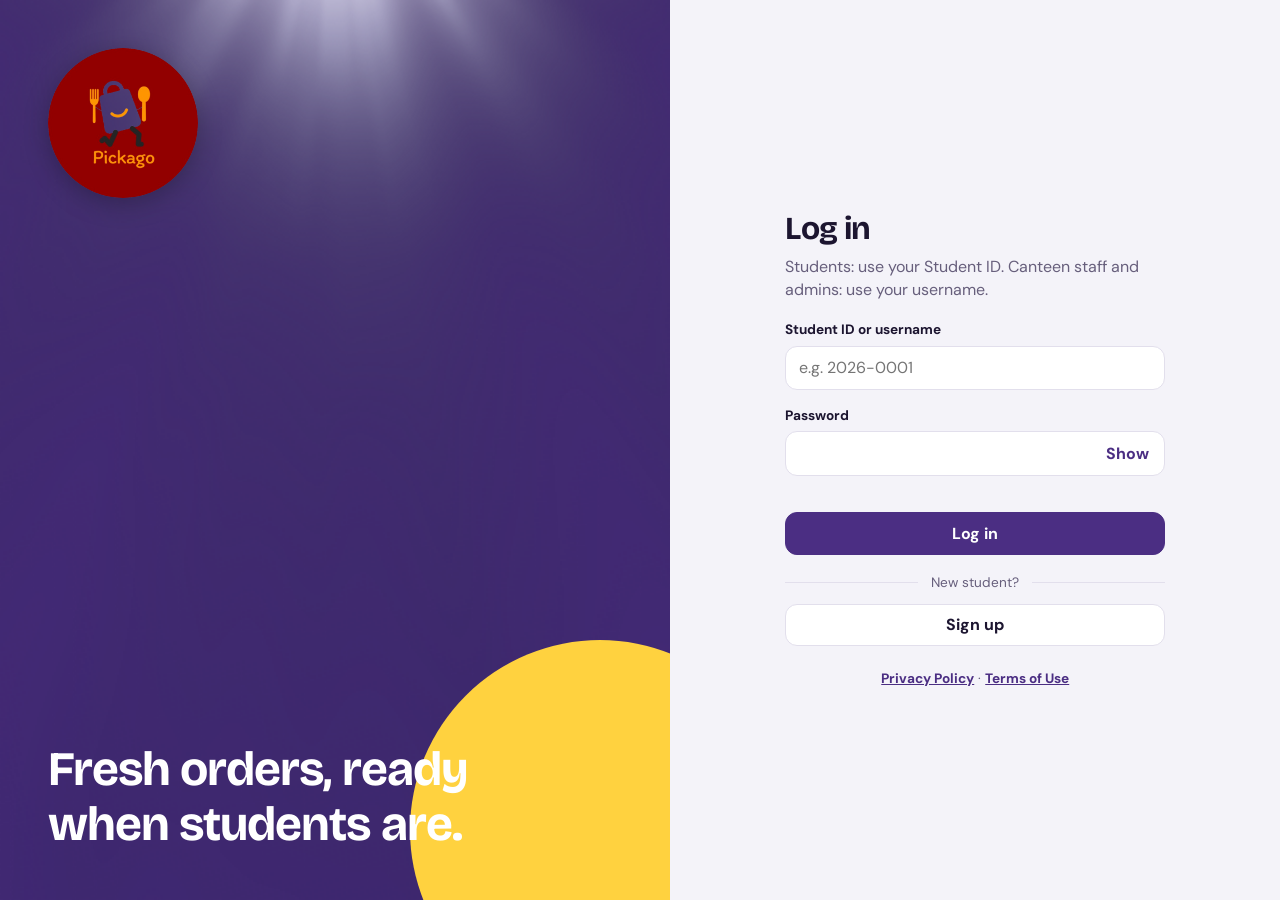
<file: index.html>
<!doctype html>
<html lang="en" data-theme="light" data-accent="ube">
<head>
  <meta charset="UTF-8">
  <meta name="viewport" content="width=device-width, initial-scale=1, viewport-fit=cover">
  <title>Pickago Login</title>
  <link rel="preconnect" href="https://fonts.googleapis.com">
  <link rel="preconnect" href="https://fonts.gstatic.com" crossorigin>
  <link href="https://fonts.googleapis.com/css2?family=Bricolage+Grotesque:wght@600;800&family=DM+Sans:wght@400;500;700&display=swap" rel="stylesheet">
  <link rel="icon" type="image/png" href="pickago_Logo.png">
  <link rel="stylesheet" href="styles.css">
</head>
<body>
  <div id="app"></div>
  <div id="toasts" class="toasts" aria-live="polite"></div>
  <div id="modal-root"></div>
  <script src="lightrays.js"></script>
  <script src="auth.js" data-login="index.html"></script>
  <script src="ui.js"></script>
  <script src="login.js"></script>
</body>
</html>
</file>
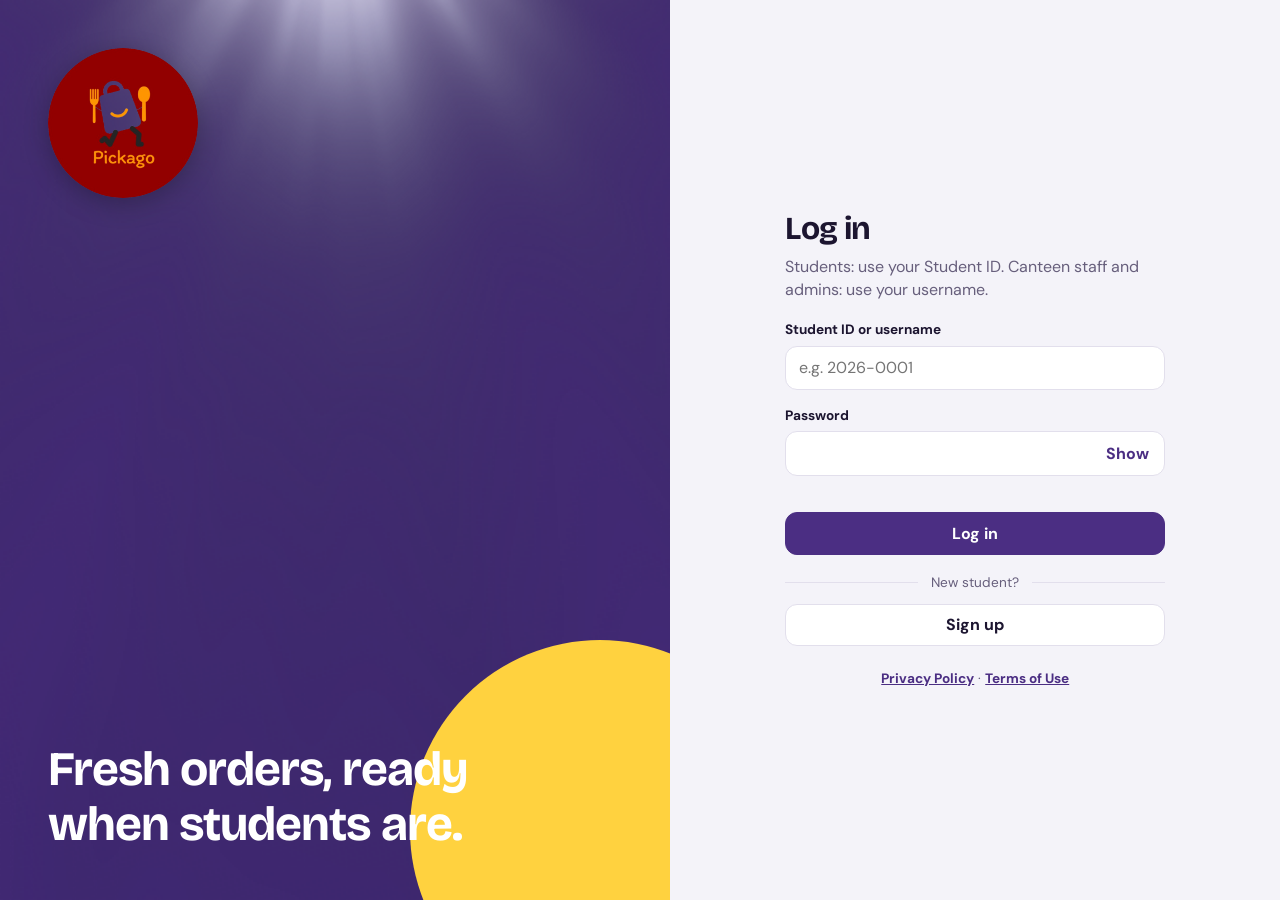
<file: Admin/index.html>
<!doctype html>
<html lang="en" data-theme="light" data-accent="ube">
<head>
  <meta charset="UTF-8">
  <meta name="viewport" content="width=device-width, initial-scale=1, viewport-fit=cover">
  <title>Pickago Admin</title>
  <link rel="preconnect" href="https://fonts.googleapis.com">
  <link rel="preconnect" href="https://fonts.gstatic.com" crossorigin>
  <link href="https://fonts.googleapis.com/css2?family=Bricolage+Grotesque:wght@600;800&family=DM+Sans:wght@400;500;700&display=swap" rel="stylesheet">
  <link rel="icon" type="image/png" href="pickago_Logo.png">
  <link rel="stylesheet" href="styles.css">
</head>
<body>
  <div id="app"></div>
  <div id="toasts" class="toasts" aria-live="polite"></div>
  <div id="modal-root"></div>
  <script src="auth.js" data-login="../index.html"></script>
  <script src="ui.js"></script>
  <script src="admin.js"></script>
</body>
</html>
</file>
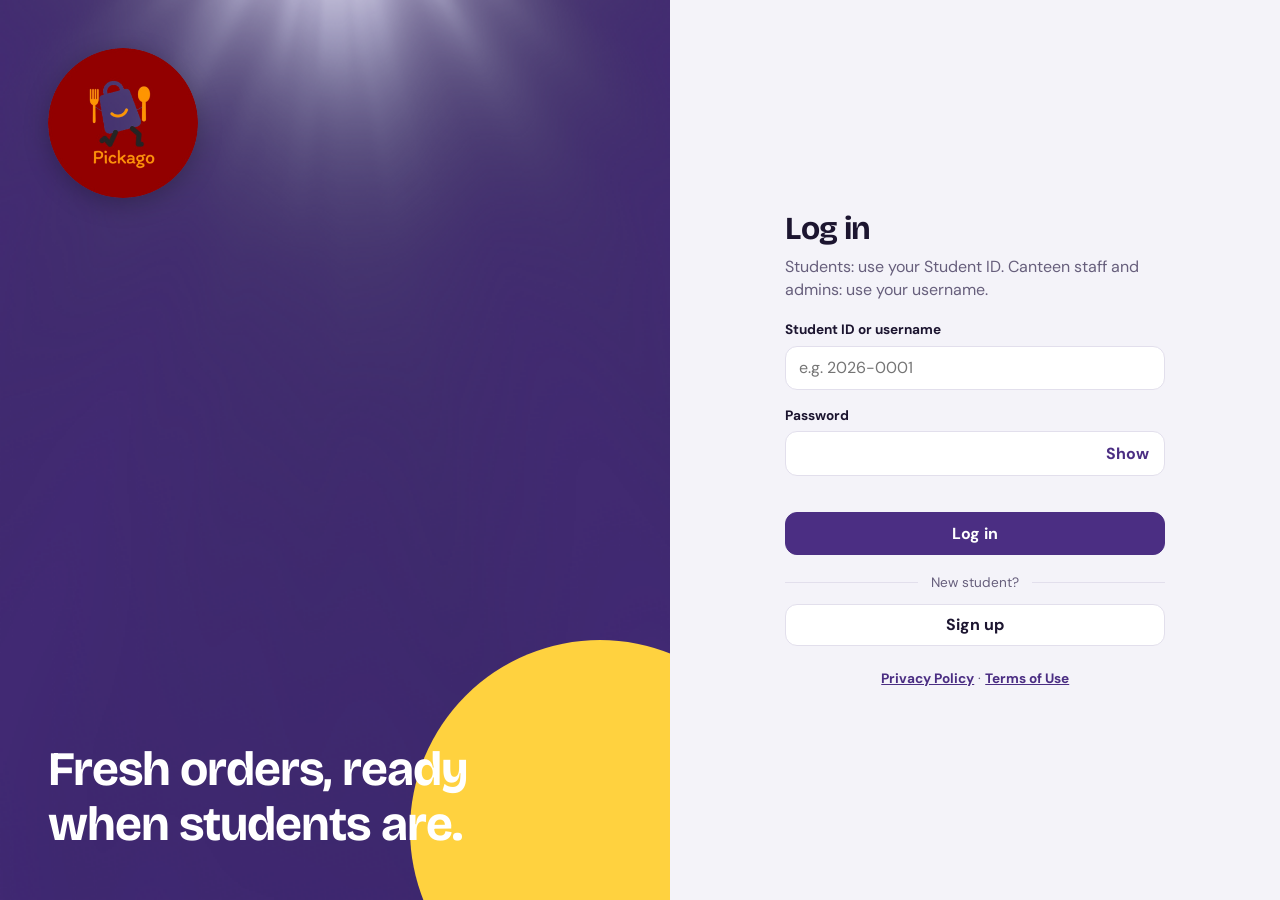
<file: Staff/index.html>
<!doctype html>
<html lang="en" data-theme="light" data-accent="ube">
<head>
  <meta charset="UTF-8">
  <meta name="viewport" content="width=device-width, initial-scale=1, viewport-fit=cover">
  <title>Pickago Canteen Staff</title>
  <link rel="preconnect" href="https://fonts.googleapis.com">
  <link rel="preconnect" href="https://fonts.gstatic.com" crossorigin>
  <link href="https://fonts.googleapis.com/css2?family=Bricolage+Grotesque:wght@600;800&family=DM+Sans:wght@400;500;700&display=swap" rel="stylesheet">
  <link rel="icon" type="image/png" href="pickago_Logo.png">
  <link rel="apple-touch-icon" href="pickago_Logo.png">
  <link rel="stylesheet" href="styles.css">
</head>
<body>
  <div id="app"></div>
  <div id="toasts" class="toasts" aria-live="polite"></div>
  <div id="modal-root"></div>

  <!-- Load order matters: data -> helpers -> pages -> app -->
  <script src="lightrays.js"></script>
    <script src="images.js"></script>
  <script src="auth.js" data-login="../index.html"></script>
  <script src="store.js"></script>
  <script src="ui.js"></script>
  <script src="pages.js"></script>
  <script src="app.js"></script>
</body>
</html>
</file>
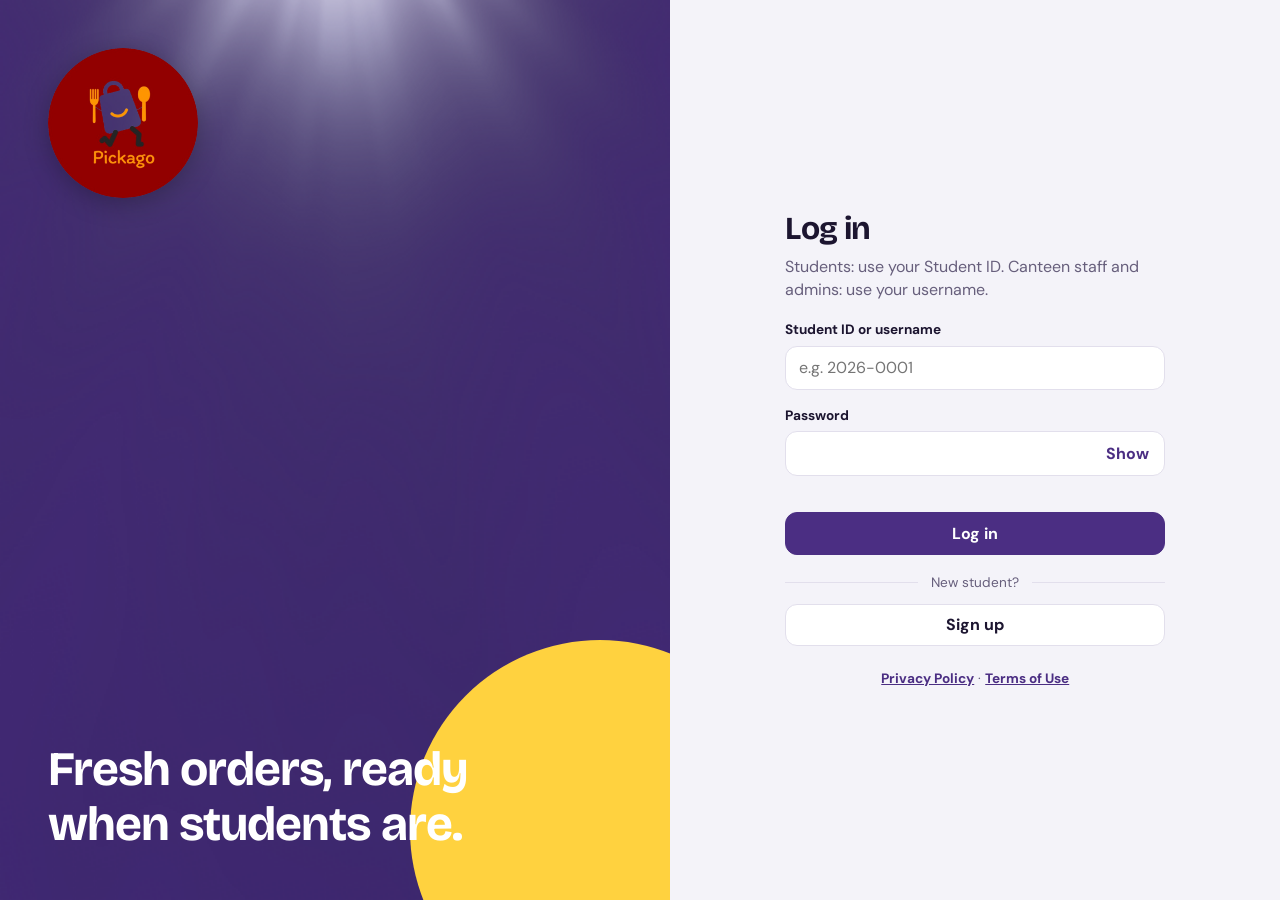
<file: Student/index.html>
<!doctype html>
<html lang="en">
  <head>
    <meta charset="UTF-8" />
    <meta name="viewport" content="width=device-width, initial-scale=1, viewport-fit=cover" />
    <title>Pickago Student</title>
    <link rel="preconnect" href="https://fonts.googleapis.com" />
    <link rel="preconnect" href="https://fonts.gstatic.com" crossorigin />
    <link
      href="https://fonts.googleapis.com/css2?family=Bricolage+Grotesque:wght@600;800&family=DM+Sans:wght@400;500;700&display=swap"
      rel="stylesheet"
    />
    <link rel="icon" type="image/png" href="pickago_Logo.png" />
    <link rel="apple-touch-icon" href="pickago_Logo.png" />
    <link rel="stylesheet" href="styles.css" />
  </head>
  <body>
    <div id="app"></div>
    <div id="toasts" aria-live="polite"></div>
    <div id="modal"></div>
    <script src="lightrays.js"></script>
    <script src="images.js"></script>
    <script src="ui.js"></script>
    <script src="auth.js" data-login="../index.html"></script>
    <script src="store.js"></script>
    <script src="pages.js"></script>
    <script src="app.js"></script>
  </body>
</html>
</file>
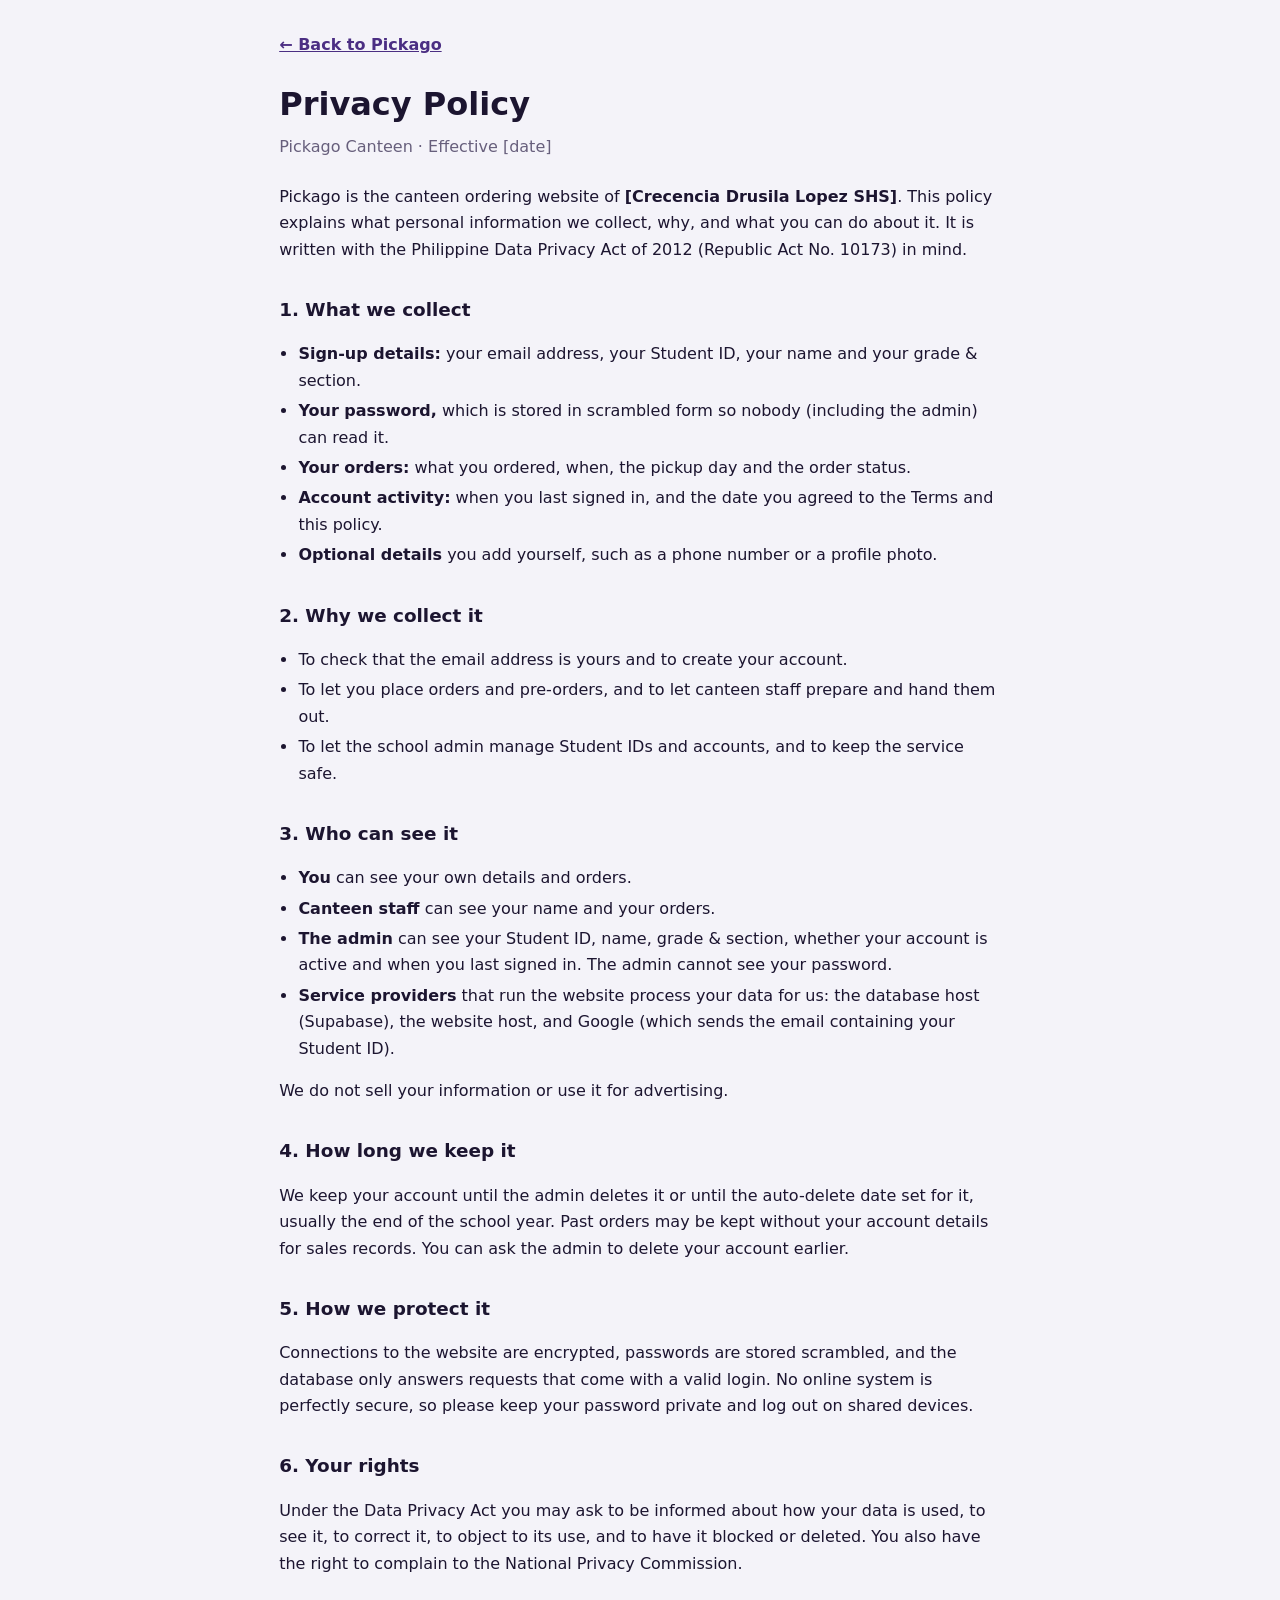
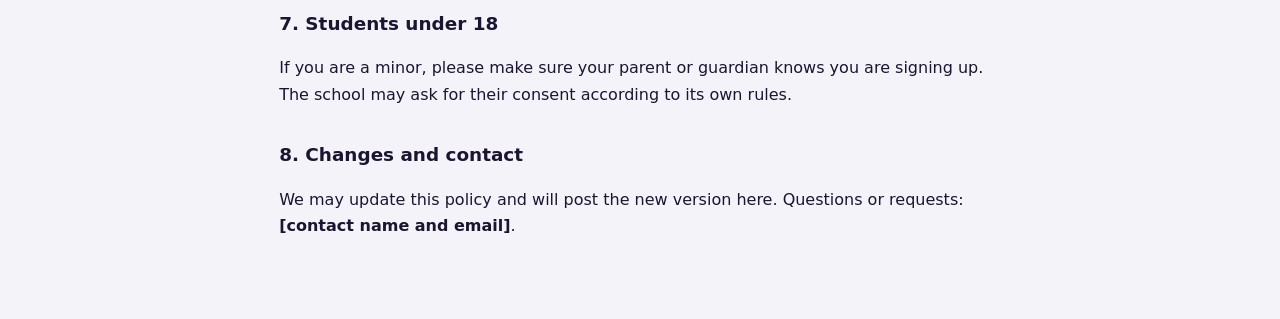
<file: privacy.html>
<!doctype html>
<html lang="en">
<head>
<meta charset="UTF-8">
<meta name="viewport" content="width=device-width, initial-scale=1">
<title>Privacy Policy · Pickago</title>
<link rel="icon" type="image/png" href="pickago_Logo.png">
<style>
:root{--bg:#f4f3f9;--ink:#1c1530;--mute:#675f7c;--line:#e2dfec;--brand:#4b2e83}
@media (prefers-color-scheme: dark){:root{--bg:#15101f;--ink:#f1eefa;--mute:#b4abc9;--line:#322a47;--brand:#b9a2ff}}
*{box-sizing:border-box}body{margin:0;background:var(--bg);color:var(--ink);font:16px/1.65 system-ui,-apple-system,"Segoe UI",Roboto,sans-serif}
main{max-width:760px;margin:0 auto;padding:2rem 1.2rem 4rem}a{color:var(--brand);font-weight:600}
h1{font-size:2rem;margin:.2rem 0}h2{font-size:1.15rem;margin:2rem 0 .4rem}.meta{color:var(--mute);margin:0 0 1.5rem}
ul{padding-left:1.2rem}li{margin:.25rem 0}.back{display:inline-block;margin-bottom:1rem}
</style>
</head>
<body><main>
<a class="back" href="index.html">← Back to Pickago</a>
<!-- Template for a school project. Replace the [brackets] with your details and have your school review this text before real students use the site. -->
<h1>Privacy Policy</h1>
<p class="meta">Pickago Canteen · Effective [date]</p>

<p>Pickago is the canteen ordering website of <b>[Crecencia Drusila Lopez SHS]</b>. This policy explains what personal information we collect, why, and what you can do about it. It is written with the Philippine Data Privacy Act of 2012 (Republic Act No. 10173) in mind.</p>

<h2>1. What we collect</h2>
<ul>
<li><b>Sign-up details:</b> your email address, your Student ID, your name and your grade &amp; section.</li>
<li><b>Your password,</b> which is stored in scrambled form so nobody (including the admin) can read it.</li>
<li><b>Your orders:</b> what you ordered, when, the pickup day and the order status.</li>
<li><b>Account activity:</b> when you last signed in, and the date you agreed to the Terms and this policy.</li>
<li><b>Optional details</b> you add yourself, such as a phone number or a profile photo.</li>
</ul>

<h2>2. Why we collect it</h2>
<ul>
<li>To check that the email address is yours and to create your account.</li>
<li>To let you place orders and pre-orders, and to let canteen staff prepare and hand them out.</li>
<li>To let the school admin manage Student IDs and accounts, and to keep the service safe.</li>
</ul>

<h2>3. Who can see it</h2>
<ul>
<li><b>You</b> can see your own details and orders.</li>
<li><b>Canteen staff</b> can see your name and your orders.</li>
<li><b>The admin</b> can see your Student ID, name, grade &amp; section, whether your account is active and when you last signed in. The admin cannot see your password.</li>
<li><b>Service providers</b> that run the website process your data for us: the database host (Supabase), the website host, and Google (which sends the email containing your Student ID).</li>
</ul>
<p>We do not sell your information or use it for advertising.</p>

<h2>4. How long we keep it</h2>
<p>We keep your account until the admin deletes it or until the auto-delete date set for it, usually the end of the school year. Past orders may be kept without your account details for sales records. You can ask the admin to delete your account earlier.</p>

<h2>5. How we protect it</h2>
<p>Connections to the website are encrypted, passwords are stored scrambled, and the database only answers requests that come with a valid login. No online system is perfectly secure, so please keep your password private and log out on shared devices.</p>

<h2>6. Your rights</h2>
<p>Under the Data Privacy Act you may ask to be informed about how your data is used, to see it, to correct it, to object to its use, and to have it blocked or deleted. You also have the right to complain to the National Privacy Commission.</p>

<h2>7. Students under 18</h2>
<p>If you are a minor, please make sure your parent or guardian knows you are signing up. The school may ask for their consent according to its own rules.</p>

<h2>8. Changes and contact</h2>
<p>We may update this policy and will post the new version here. Questions or requests: <b>[contact name and email]</b>.</p>
</main></body></html>
</file>
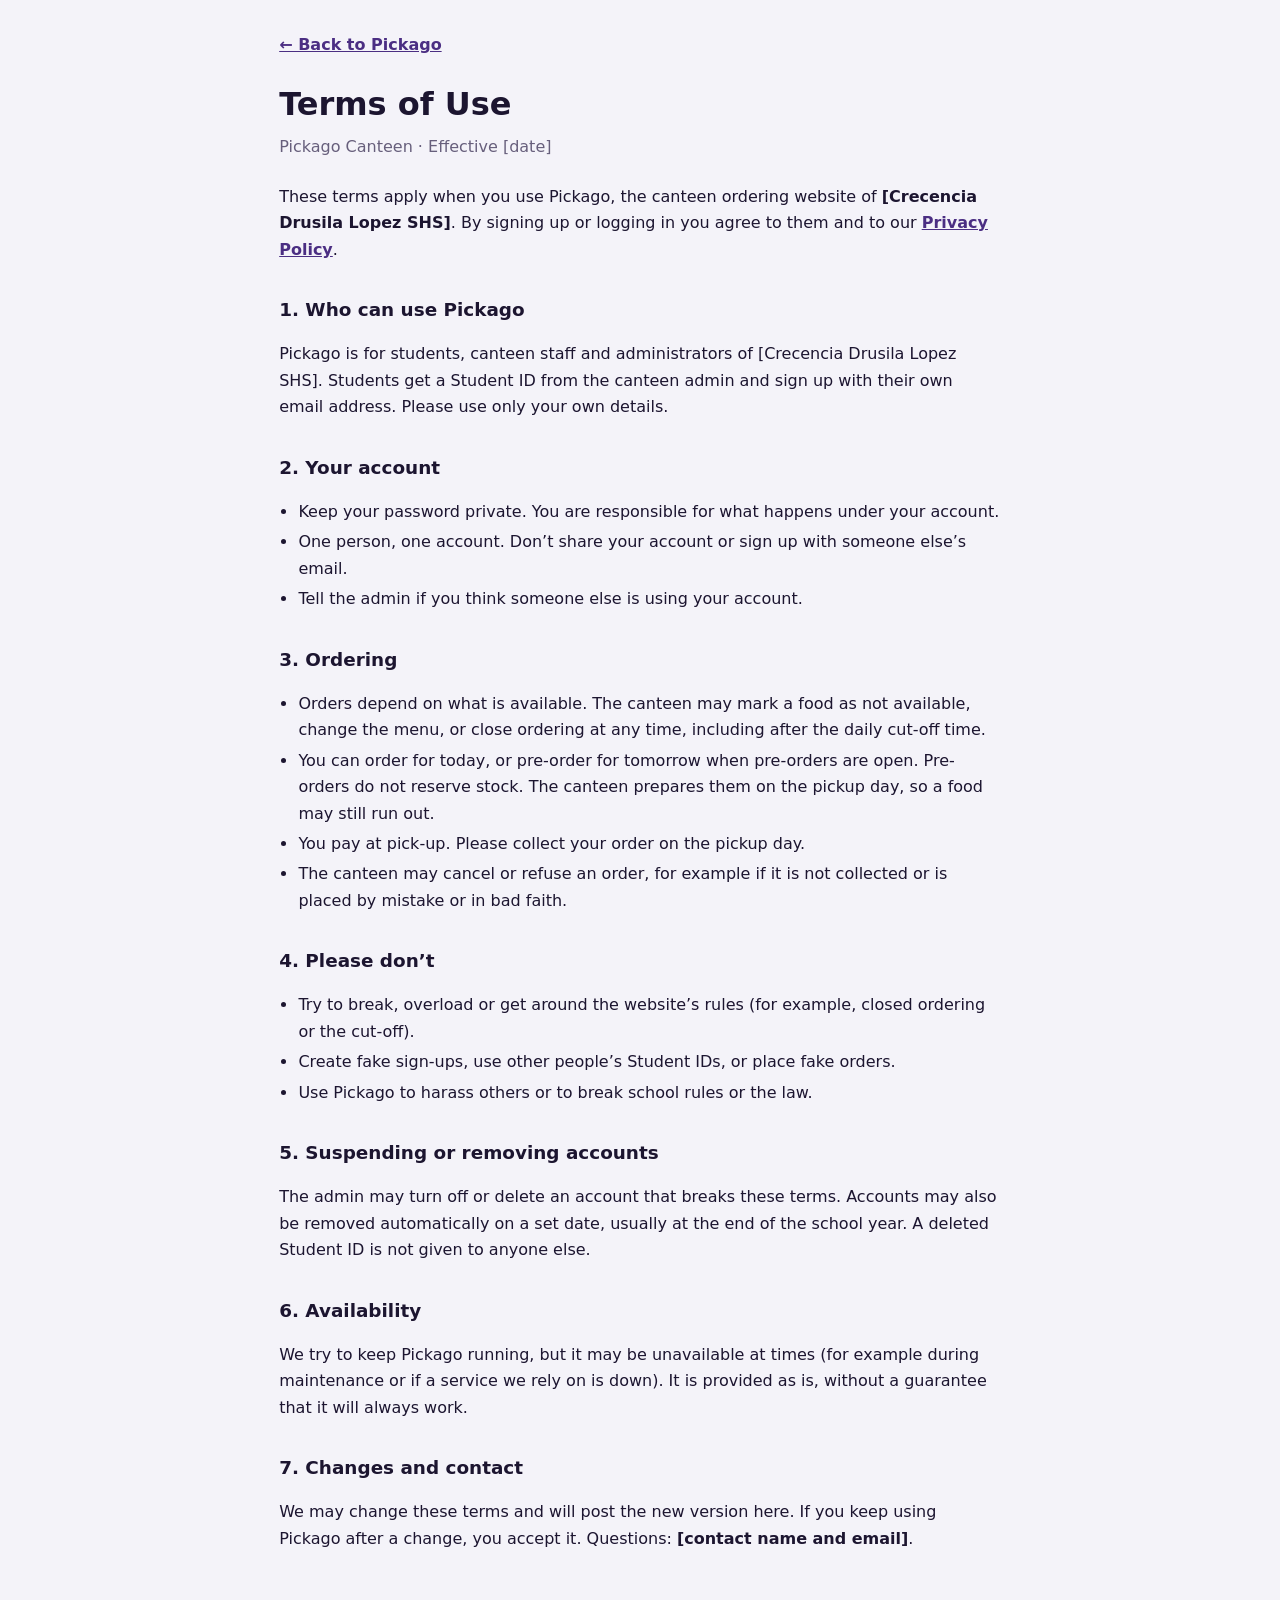
<file: terms.html>
<!doctype html>
<html lang="en">
<head>
<meta charset="UTF-8">
<meta name="viewport" content="width=device-width, initial-scale=1">
<title>Terms of Use · Pickago</title>
<link rel="icon" type="image/png" href="pickago_Logo.png">
<style>
:root{--bg:#f4f3f9;--ink:#1c1530;--mute:#675f7c;--line:#e2dfec;--brand:#4b2e83}
@media (prefers-color-scheme: dark){:root{--bg:#15101f;--ink:#f1eefa;--mute:#b4abc9;--line:#322a47;--brand:#b9a2ff}}
*{box-sizing:border-box}body{margin:0;background:var(--bg);color:var(--ink);font:16px/1.65 system-ui,-apple-system,"Segoe UI",Roboto,sans-serif}
main{max-width:760px;margin:0 auto;padding:2rem 1.2rem 4rem}a{color:var(--brand);font-weight:600}
h1{font-size:2rem;margin:.2rem 0}h2{font-size:1.15rem;margin:2rem 0 .4rem}.meta{color:var(--mute);margin:0 0 1.5rem}
ul{padding-left:1.2rem}li{margin:.25rem 0}.back{display:inline-block;margin-bottom:1rem}
</style>
</head>
<body><main>
<a class="back" href="index.html">← Back to Pickago</a>
<!-- Template for a school project. Replace the [brackets] with your details and have your school review this text before real students use the site. -->
<h1>Terms of Use</h1>
<p class="meta">Pickago Canteen · Effective [date]</p>

<p>These terms apply when you use Pickago, the canteen ordering website of <b>[Crecencia Drusila Lopez SHS]</b>. By signing up or logging in you agree to them and to our <a href="privacy.html">Privacy Policy</a>.</p>

<h2>1. Who can use Pickago</h2>
<p>Pickago is for students, canteen staff and administrators of [Crecencia Drusila Lopez SHS]. Students get a Student ID from the canteen admin and sign up with their own email address. Please use only your own details.</p>

<h2>2. Your account</h2>
<ul>
<li>Keep your password private. You are responsible for what happens under your account.</li>
<li>One person, one account. Don’t share your account or sign up with someone else’s email.</li>
<li>Tell the admin if you think someone else is using your account.</li>
</ul>

<h2>3. Ordering</h2>
<ul>
<li>Orders depend on what is available. The canteen may mark a food as not available, change the menu, or close ordering at any time, including after the daily cut-off time.</li>
<li>You can order for today, or pre-order for tomorrow when pre-orders are open. Pre-orders do not reserve stock. The canteen prepares them on the pickup day, so a food may still run out.</li>
<li>You pay at pick-up. Please collect your order on the pickup day.</li>
<li>The canteen may cancel or refuse an order, for example if it is not collected or is placed by mistake or in bad faith.</li>
</ul>

<h2>4. Please don’t</h2>
<ul>
<li>Try to break, overload or get around the website’s rules (for example, closed ordering or the cut-off).</li>
<li>Create fake sign-ups, use other people’s Student IDs, or place fake orders.</li>
<li>Use Pickago to harass others or to break school rules or the law.</li>
</ul>

<h2>5. Suspending or removing accounts</h2>
<p>The admin may turn off or delete an account that breaks these terms. Accounts may also be removed automatically on a set date, usually at the end of the school year. A deleted Student ID is not given to anyone else.</p>

<h2>6. Availability</h2>
<p>We try to keep Pickago running, but it may be unavailable at times (for example during maintenance or if a service we rely on is down). It is provided as is, without a guarantee that it will always work.</p>

<h2>7. Changes and contact</h2>
<p>We may change these terms and will post the new version here. If you keep using Pickago after a change, you accept it. Questions: <b>[contact name and email]</b>.</p>
</main></body></html>
</file>
<file: styles.css>
/* TOKENS   */
:root {
  --bg: #f4f3f9;
  --surface: #ffffff;
  --surface-2: #faf9fd;
  --ink: #1c1530;
  --mute: #675f7c;
  --line: #e2dfec;

  --brand: #4b2e83;          /* ube */
  --brand-ink: #ffffff;
  --accent: #ffd23f;         /* calamansi */
  --accent-ink: #2a2100;

  /* Stock colours: solid fills so they read from across the counter */
  --ok-bg: #d3f3de;   --ok-ink: #0a5b2b;
  --low-bg: #ffb703;  --low-ink: #2b1c00;
  --out-bg: #d92d20;  --out-ink: #ffffff;

  --pending-bg: #ffe9a8; --pending-ink: #5c4300;
  --ready-bg: #cdeafe;   --ready-ink: #0b4a75;
  --done-bg: #e6e3ef;    --done-ink: #4a435c;

  --radius: 14px;
  --font-body: "DM Sans", system-ui, -apple-system, "Segoe UI", sans-serif;
  --font-head: "Bricolage Grotesque", "DM Sans", system-ui, sans-serif;
  font-size: 16px;
}

[data-theme="dark"] {
  --bg: #120e1f;
  --surface: #1c1730;
  --surface-2: #231d3b;
  --ink: #f1eefb;
  --mute: #a69fc0;
  --line: #322a50;
  --ok-bg: #14572f;      --ok-ink: #bdf6d0;
  --pending-bg: #5c4300; --pending-ink: #ffe9a8;
  --ready-bg: #0b3b5e;   --ready-ink: #bfe4ff;
  --done-bg: #322a50;    --done-ink: #cfc8e6;
}

[data-accent="teal"]   { --brand: #0f6b66; }
[data-accent="tomato"] { --brand: #b8341f; }
[data-accent="forest"] { --brand: #1f6b3a; }
[data-size="large"]    { font-size: 18px; }

/* BASE  */
*, *::before, *::after { box-sizing: border-box; }
body {
  margin: 0;
  font-family: var(--font-body);
  background: var(--bg);
  color: var(--ink);
  line-height: 1.45;
  -webkit-tap-highlight-color: transparent;
}
h1, h2, h3 { font-family: var(--font-head); letter-spacing: -0.02em; margin: 0; line-height: 1.15; }
h2 { font-size: 1.15rem; }
p { margin: 0; }
button, input, select, textarea { font: inherit; color: inherit; }
button { cursor: pointer; }
img { max-width: 100%; display: block; }
.mute { color: var(--mute); }
.hidden, [hidden] { display: none !important; }
:focus-visible { outline: 3px solid var(--accent); outline-offset: 2px; }
.sr { position: absolute; width: 1px; height: 1px; overflow: hidden; clip: rect(0 0 0 0); }
svg.i { width: 1.15em; height: 1.15em; fill: none; stroke: currentColor; stroke-width: 2; stroke-linecap: round; stroke-linejoin: round; flex: none; }

/* SHELL */
.shell { display: grid; grid-template-columns: 232px 1fr; min-height: 100vh; }

.rail {
  background: var(--brand);
  color: #fff;
  padding: 1.25rem 1rem;
  position: sticky; top: 0; height: 100vh;
  display: flex; flex-direction: column; gap: 1.75rem;
}
.brand { display: flex; align-items: center; gap: .65rem; font-family: var(--font-head); font-weight: 800; font-size: 1.35rem; padding: 0 .4rem; }
.mark {
  width: 38px; height: 38px; border-radius: 50% 50% 50% 12px;
  background: var(--accent); color: var(--accent-ink);
  display: grid; place-items: center; font-weight: 800; font-size: 1.2rem;
}
.logo { width: 42px; height: 42px; border-radius: 50%; object-fit: cover; flex: none; display: block; }
.logo-lg { width: 150px; height: 150px; position: relative; z-index: 1; box-shadow: 0 6px 24px rgba(0,0,0,.25); }
.rail nav { display: grid; gap: .25rem; }
.nav-btn {
  display: flex; align-items: center; gap: .7rem;
  border: 0; background: transparent; color: rgba(255,255,255,.82);
  padding: .75rem .85rem; border-radius: 12px; font-weight: 600; text-align: left;
}
.nav-btn:hover { background: rgba(255,255,255,.12); color: #fff; }
.nav-btn[aria-current="page"] { background: var(--accent); color: var(--accent-ink); }
.rail-foot { margin-top: auto; font-size: .8rem; color: rgba(255,255,255,.65); padding: 0 .4rem; }

.main { min-width: 0; }
.top {
  display: flex; justify-content: space-between; align-items: center; gap: 1rem;
  padding: 1.1rem 2rem; background: var(--surface); border-bottom: 1px solid var(--line);
  position: sticky; top: 0; z-index: 5;
}
.top h1 { font-size: 1.5rem; }
.me { display: flex; align-items: center; gap: .6rem; border: 0; background: transparent; font-weight: 600; padding: .2rem; border-radius: 999px; }
.avatar {
  width: 38px; height: 38px; border-radius: 50%; background: var(--accent); color: var(--accent-ink);
  display: grid; place-items: center; font-weight: 800; overflow: hidden; flex: none;
}
.avatar img { width: 100%; height: 100%; object-fit: cover; }
.avatar.xl { width: 84px; height: 84px; font-size: 2rem; }

.content { padding: 1.75rem 2rem 3rem; max-width: 1320px; }
.tabbar { display: none; }

/* COMPONENTS */
.btn {
  display: inline-flex; align-items: center; justify-content: center; gap: .45rem;
  min-height: 42px; padding: .55rem 1rem; border-radius: 12px;
  border: 1.5px solid var(--line); background: var(--surface); font-weight: 700;
}
.btn:hover { border-color: var(--brand); }
.btn-primary { background: var(--brand); border-color: var(--brand); color: var(--brand-ink); }
.btn-primary:hover { filter: brightness(1.12); }
.btn-danger { color: var(--out-bg); border-color: color-mix(in srgb, var(--out-bg) 35%, var(--line)); }
.btn-danger-solid { background: var(--out-bg); border-color: var(--out-bg); color: #fff; }
.btn-icon { width: 42px; padding: 0; }
.btn-sm { min-height: 36px; padding: .3rem .7rem; font-size: .88rem; }
.btn-block { width: 100%; }

.field { display: grid; gap: .35rem; margin-bottom: 1rem; }
.field > span { font-weight: 700; font-size: .85rem; }
.field small { color: var(--mute); }
.input, .field input, .field select, .field textarea, .search input, .select {
  width: 100%; min-height: 44px; padding: .6rem .8rem;
  border: 1.5px solid var(--line); border-radius: 12px; background: var(--surface); font-size: 1rem;
}
.field input:focus, .field select:focus, .field textarea:focus, .search input:focus { border-color: var(--brand); outline: none; box-shadow: 0 0 0 3px color-mix(in srgb, var(--brand) 25%, transparent); }
.field input[readonly] { background: var(--surface-2); color: var(--mute); }
.row { display: grid; grid-template-columns: 1fr 1fr; gap: 0 .9rem; }
.error-text { color: var(--out-bg); font-size: .88rem; min-height: 1.3rem; font-weight: 600; }

.panel { background: var(--surface); border: 1px solid var(--line); border-radius: var(--radius); padding: 1.25rem; }
.panel-head { display: flex; justify-content: space-between; align-items: center; gap: 1rem; margin-bottom: 1rem; flex-wrap: wrap; }

.chip { display: inline-block; padding: .28rem .65rem; border-radius: 999px; font-size: .78rem; font-weight: 800; white-space: nowrap; }
.chip-pending { background: var(--pending-bg); color: var(--pending-ink); }
.chip-ready { background: var(--ready-bg); color: var(--ready-ink); }
.chip-done { background: var(--done-bg); color: var(--done-ink); }

/* Stock badges: solid and high-contrast */
.stock { display: inline-block; padding: .3rem .7rem; border-radius: 8px; font-size: .82rem; font-weight: 800; white-space: nowrap; }
.stock-ok  { background: var(--ok-bg);  color: var(--ok-ink); }
.stock-low { background: var(--low-bg); color: var(--low-ink); }
.stock-out { background: var(--out-bg); color: var(--out-ink); }

.segmented { display: inline-flex; background: var(--surface); border: 1.5px solid var(--line); border-radius: 12px; padding: 3px; gap: 2px; flex-wrap: wrap; }
.segmented button { border: 0; background: transparent; padding: .45rem .9rem; border-radius: 9px; font-weight: 700; color: var(--mute); min-height: 38px; }
.segmented button[aria-pressed="true"] { background: var(--brand); color: var(--brand-ink); }

.empty { text-align: center; padding: 2.5rem 1rem; color: var(--mute); border: 2px dashed var(--line); border-radius: var(--radius); }
.empty strong { display: block; color: var(--ink); font-size: 1.05rem; margin-bottom: .3rem; }

.toasts { position: fixed; left: 50%; bottom: 1.25rem; transform: translateX(-50%); z-index: 30; display: grid; gap: .5rem; width: min(92vw, 380px); }
.toast { background: var(--ink); color: var(--bg); padding: .8rem 1rem; border-radius: 12px; font-weight: 600; box-shadow: 0 10px 30px #0004; animation: pop .2s ease-out; }
.toast.error { background: var(--out-bg); color: #fff; }
@keyframes pop { from { transform: translateY(8px); opacity: 0; } }

/* PAGES  */
.stats { display: grid; grid-template-columns: repeat(4, 1fr); gap: 1rem; margin-bottom: 1.5rem; }
.stat { background: var(--surface); border: 1px solid var(--line); border-radius: var(--radius); padding: 1rem 1.1rem; }
.stat small { color: var(--mute); font-weight: 600; }
.stat strong { display: block; font-family: var(--font-head); font-size: 1.7rem; margin: .2rem 0; }
.stat.warn { border-color: var(--low-bg); box-shadow: inset 4px 0 0 var(--low-bg); }

.split { display: grid; grid-template-columns: 1.6fr 1fr; gap: 1.25rem; align-items: start; }
.section-title { display: flex; justify-content: space-between; align-items: center; gap: 1rem; margin-bottom: .9rem; flex-wrap: wrap; }

/* Orders */
.orders { display: grid; gap: .9rem; grid-template-columns: repeat(auto-fill, minmax(280px, 1fr)); }
.order { background: var(--surface); border: 1px solid var(--line); border-radius: var(--radius); padding: 1rem; display: grid; gap: .6rem; }
.order-top { display: flex; justify-content: space-between; align-items: center; gap: .5rem; }
.order-student { font-weight: 700; font-size: 1.05rem; }
.order ul { margin: 0; padding-left: 1.1rem; }
.note { background: color-mix(in srgb, var(--accent) 35%, var(--surface)); border-radius: 10px; padding: .5rem .7rem; font-size: .9rem; }
.order-foot { display: flex; justify-content: space-between; align-items: center; gap: .5rem; margin-top: .2rem; }

/* Restock list */
.restock { display: grid; gap: .7rem; }
.restock-item { display: flex; align-items: center; gap: .7rem; }
.restock-item .grow { flex: 1; min-width: 0; }
.restock-item strong { display: block; overflow: hidden; text-overflow: ellipsis; white-space: nowrap; }

/* Menu */
.toolbar { display: flex; gap: .75rem; margin-bottom: 1.25rem; flex-wrap: wrap; align-items: center; }
.search { position: relative; flex: 1; min-width: 200px; }
.search svg { position: absolute; left: .8rem; top: 50%; transform: translateY(-50%); color: var(--mute); }
.search input { padding-left: 2.5rem; }
.toolbar .select { width: auto; min-width: 150px; }

.food-grid { display: grid; gap: 1rem; grid-template-columns: repeat(auto-fill, minmax(230px, 1fr)); }
.food { background: var(--surface); border: 1px solid var(--line); border-radius: var(--radius); overflow: hidden; display: flex; flex-direction: column; border-top: 5px solid var(--ok-bg); }
.food.low { border-top-color: var(--low-bg); }
.food.out { border-top-color: var(--out-bg); }
.food-media { aspect-ratio: 4 / 3; background: color-mix(in srgb, var(--accent) 30%, var(--surface)); display: grid; place-items: center; font-size: 3.5rem; position: relative; }
.food-media img { width: 100%; height: 100%; object-fit: cover; }
.food.out .food-media img, .food.out .food-media span { opacity: .45; }
.food-media .stock { position: absolute; left: .6rem; bottom: .6rem; box-shadow: 0 2px 8px #0003; }
.food-body { padding: .9rem; display: grid; gap: .6rem; flex: 1; align-content: start; }
.food-body h3 { font-size: 1.05rem; }
.food-meta { display: flex; justify-content: space-between; align-items: baseline; gap: .5rem; }
.food-cat { color: var(--mute); font-size: .88rem; }
.food-price { font-weight: 800; }
.stepper { display: flex; gap: .35rem; align-items: center; }
.stepper input { width: 100%; min-width: 0; text-align: center; font-weight: 800; min-height: 38px; border: 1.5px solid var(--line); border-radius: 10px; background: var(--surface); }
.stepper .btn { min-height: 38px; width: 38px; padding: 0; font-size: 1.2rem; flex: none; }
.food-actions { display: flex; gap: .4rem; }
.food-actions .btn { flex: 1; }

.cat-list { display: grid; gap: .6rem; }
.cat-row { display: flex; align-items: center; gap: .75rem; padding: .8rem 1rem; background: var(--surface); border: 1px solid var(--line); border-radius: var(--radius); }
.cat-row .grow { flex: 1; }

/* Sales */
.date-bar { display: flex; gap: .5rem; align-items: center; margin-bottom: 1.25rem; flex-wrap: wrap; }
.date-bar input { min-height: 42px; padding: .4rem .7rem; border: 1.5px solid var(--line); border-radius: 12px; background: var(--surface); font-weight: 700; }
.chart { height: 220px; display: flex; align-items: flex-end; gap: .5rem; padding-top: 1rem; border-bottom: 2px solid var(--line); }
.chart-col { flex: 1; display: flex; flex-direction: column; justify-content: flex-end; align-items: center; height: 100%; gap: .3rem; min-width: 0; }
.chart-col i { width: 100%; max-width: 44px; background: var(--brand); border-radius: 8px 8px 0 0; min-height: 3px; }
.chart-col .today { background: var(--accent); }
.chart-col small, .chart-col span { font-size: .72rem; color: var(--mute); white-space: nowrap; }
.chart-days { display: flex; gap: .5rem; margin-top: .4rem; }
.chart-days small { flex: 1; text-align: center; font-size: .72rem; color: var(--mute); }
.rank { display: grid; gap: .7rem; padding: 0; margin: 0; list-style: none; }
.rank li { display: flex; justify-content: space-between; gap: 1rem; }

/* Profile */
.profile-grid { display: grid; grid-template-columns: 220px 1fr; gap: 1.25rem; align-items: start; }
.side-tabs { display: grid; gap: .3rem; }
.side-tabs button { display: flex; align-items: center; gap: .6rem; border: 0; background: transparent; padding: .75rem .9rem; border-radius: 12px; font-weight: 700; color: var(--mute); text-align: left; }
.side-tabs button[aria-selected="true"] { background: var(--surface); color: var(--brand); box-shadow: inset 0 0 0 1.5px var(--line); }
[data-theme="dark"] .side-tabs button[aria-selected="true"] { color: var(--accent); }
.profile-head { display: flex; align-items: center; gap: 1rem; margin-bottom: 1.25rem; flex-wrap: wrap; }
.strength { height: 8px; background: var(--line); border-radius: 99px; overflow: hidden; }
.strength i { display: block; height: 100%; width: 0; transition: width .2s; background: var(--out-bg); }
.options { display: flex; gap: .6rem; flex-wrap: wrap; margin-bottom: 1.4rem; }
.option { border: 2px solid var(--line); background: var(--surface); border-radius: 12px; padding: .6rem 1rem; font-weight: 700; display: flex; align-items: center; gap: .5rem; min-height: 44px; }
.option[aria-pressed="true"] { border-color: var(--brand); box-shadow: 0 0 0 3px color-mix(in srgb, var(--brand) 22%, transparent); }
.swatch { width: 18px; height: 18px; border-radius: 50%; display: inline-block; }
.form-box { max-width: 560px; }
hr { border: 0; border-top: 1px solid var(--line); margin: 1.4rem 0; }

/* Login */
.login { min-height: 100vh; display: grid; grid-template-columns: 1.1fr 1fr; }
.login-art { background: var(--brand); color: #fff; padding: 3rem; display: flex; flex-direction: column; justify-content: space-between; position: relative; overflow: hidden; }
.login-art::after { content: ""; position: absolute; width: 380px; height: 380px; border-radius: 50%; background: var(--accent); right: -120px; bottom: -120px; }
.login-art h2 { font-size: clamp(2rem, 4vw, 3rem); max-width: 14ch; position: relative; z-index: 1; }
.login-form { display: grid; place-items: center; padding: 2rem; }
.login-form form { width: min(100%, 380px); }
.login-form h1 { font-size: 2rem; margin-bottom: .4rem; }
.pw-wrap { position: relative; }
.pw-wrap button { position: absolute; right: .4rem; top: 50%; transform: translateY(-50%); border: 0; background: transparent; font-weight: 700; color: var(--brand); padding: .4rem .6rem; }
[data-theme="dark"] .pw-wrap button { color: var(--accent); }

/* 6. MODAL (bottom sheet on phones) ------------------------ */
.scrim { position: fixed; inset: 0; background: #0b061a99; display: grid; place-items: center; padding: 1rem; z-index: 20; overflow-y: auto; }
.sheet { background: var(--surface); border-radius: 20px; padding: 1.4rem; width: min(100%, 480px); max-height: calc(100vh - 2rem); overflow-y: auto; animation: pop .2s ease-out; }
.sheet h2 { margin-bottom: .4rem; font-size: 1.3rem; }
.sheet-actions { display: flex; gap: .6rem; margin-top: 1.2rem; }
.sheet-actions .btn { flex: 1; }
.photo-box { display: flex; gap: .9rem; align-items: center; margin-bottom: 1rem; }
.photo-prev { width: 84px; height: 84px; border-radius: 14px; background: color-mix(in srgb, var(--accent) 30%, var(--surface)); display: grid; place-items: center; font-size: 2.2rem; overflow: hidden; flex: none; }
.photo-prev img { width: 100%; height: 100%; object-fit: cover; }
.photo-box .btns { display: grid; gap: .4rem; }

/*  MOBILE  */
@media (max-width: 1000px) {
  .stats { grid-template-columns: repeat(2, 1fr); }
  .split { grid-template-columns: 1fr; }
}
@media (max-width: 820px) {
  .shell { display: block; }
  .rail { display: none; }
  .top { padding: .8rem 1rem; }
  .top h1 { font-size: 1.25rem; }
  .me span { display: none; }
  .content { padding: 1rem 1rem 6.5rem; }
  .tabbar {
    display: grid; grid-template-columns: repeat(5, 1fr);
    position: fixed; left: 0; right: 0; bottom: 0; z-index: 10;
    background: var(--surface); border-top: 1px solid var(--line);
    padding: .35rem .3rem calc(.35rem + env(safe-area-inset-bottom, 0px));
  }
  .tabbar .nav-btn { flex-direction: column; gap: .15rem; font-size: .7rem; padding: .45rem .2rem; justify-content: center; text-align: center; color: var(--mute); }
  .tabbar .nav-btn:hover { background: transparent; color: var(--ink); }
  .tabbar .nav-btn[aria-current="page"] { background: transparent; color: var(--brand); box-shadow: inset 0 3px 0 var(--accent); border-radius: 0 0 12px 12px; }
  [data-theme="dark"] .tabbar .nav-btn[aria-current="page"] { color: var(--accent); }
  .tabbar svg.i { width: 1.45rem; height: 1.45rem; }
  .toasts { bottom: 5.5rem; }

  .food-grid { grid-template-columns: repeat(2, 1fr); gap: .7rem; }
  .food-media { font-size: 2.6rem; }
  .food-body { padding: .7rem; }
  .orders { grid-template-columns: 1fr; }
  .profile-grid { grid-template-columns: 1fr; }
  .side-tabs { grid-auto-flow: column; grid-auto-columns: 1fr; }
  .side-tabs button { justify-content: center; padding: .65rem .4rem; }
  .login { grid-template-columns: 1fr; }
  .login-art { padding: 1.5rem; min-height: 170px; }
  .login-art h2 { font-size: 1.5rem; }
  .logo-lg { width: 84px; height: 84px; }
  .login-art::after { width: 200px; height: 200px; }
  .scrim { align-items: end; padding: 0; }
  .sheet { border-radius: 20px 20px 0 0; width: 100%; max-height: 92vh; padding-bottom: calc(1.4rem + env(safe-area-inset-bottom, 0px)); }
}
@media (max-width: 460px) {
  .stats { gap: .6rem; }
  .stat { padding: .8rem; }
  .stat strong { font-size: 1.35rem; }
  .row { grid-template-columns: 1fr; }
  .chart-col span { display: none; }
}
@media (prefers-reduced-motion: reduce) { * { animation: none !important; transition: none !important; } }

/* LightRays (login background) */
.light-rays {
  position: absolute;
  inset: 0;
  overflow: hidden;
  pointer-events: none;
  z-index: 0;
}
.light-rays__canvas {
  position: absolute;
  inset: 0;
  display: block;
  width: 100%;
  height: 100%;
}

/* ---- role picker on the login page ---- */
.role-tabs { display: grid; grid-template-columns: repeat(3, 1fr); gap: .4rem; margin: 1rem 0 1.4rem; }
.role-tabs button { padding: .65rem .3rem; border: 1px solid var(--line); background: var(--surface); color: inherit; border-radius: 12px; font: inherit; font-weight: 700; font-size: .85rem; cursor: pointer; }
.role-tabs button[aria-selected="true"] { background: var(--brand); border-color: var(--brand); color: #fff; }

/* ---- sign-up steps, legal links ---- */
.step { color: var(--mute); font-weight: 700; font-size: .8rem; letter-spacing: .06em; text-transform: uppercase; margin-bottom: .3rem; }
.hint { color: var(--mute); font-size: .82rem; margin: -.3rem 0 1rem; }
.agree { display: flex; gap: .6rem; align-items: flex-start; font-size: .9rem; margin: .4rem 0 .6rem; }
.agree input { margin-top: .25rem; width: 1.05rem; height: 1.05rem; accent-color: var(--brand); flex: none; }
.agree a, .legal a { color: var(--brand); font-weight: 700; }
.legal { text-align: center; font-size: .85rem; color: var(--mute); margin-top: 1.4rem; }
.or { display: flex; align-items: center; gap: .8rem; color: var(--mute); font-size: .85rem; margin: 1.1rem 0 .7rem; }
.or::before, .or::after { content: ""; flex: 1; height: 1px; background: var(--line); }
.link { display: block; margin: .9rem auto 0; background: none; border: 0; color: var(--brand); font: inherit; font-weight: 700; cursor: pointer; text-decoration: underline; }
.locked { background: var(--bg); font-weight: 800; letter-spacing: .04em; }
.idbox { font-size: 2rem; font-weight: 800; letter-spacing: .06em; background: var(--bg); border: 1px dashed var(--line); border-radius: 14px; padding: .8rem 1rem; text-align: center; margin-bottom: 1.2rem; }
.btn[disabled] { opacity: .6; cursor: not-allowed; }
</file>
<file: Admin/styles.css>
/* TOKENS   */
:root {
  --bg: #f4f3f9;
  --surface: #ffffff;
  --surface-2: #faf9fd;
  --ink: #1c1530;
  --mute: #675f7c;
  --line: #e2dfec;

  --brand: #4b2e83;          /* ube */
  --brand-ink: #ffffff;
  --accent: #ffd23f;         /* calamansi */
  --accent-ink: #2a2100;

  /* Stock colours: solid fills so they read from across the counter */
  --ok-bg: #d3f3de;   --ok-ink: #0a5b2b;
  --low-bg: #ffb703;  --low-ink: #2b1c00;
  --out-bg: #d92d20;  --out-ink: #ffffff;

  --pending-bg: #ffe9a8; --pending-ink: #5c4300;
  --ready-bg: #cdeafe;   --ready-ink: #0b4a75;
  --done-bg: #e6e3ef;    --done-ink: #4a435c;

  --radius: 14px;
  --font-body: "DM Sans", system-ui, -apple-system, "Segoe UI", sans-serif;
  --font-head: "Bricolage Grotesque", "DM Sans", system-ui, sans-serif;
  font-size: 16px;
}

[data-theme="dark"] {
  --bg: #120e1f;
  --surface: #1c1730;
  --surface-2: #231d3b;
  --ink: #f1eefb;
  --mute: #a69fc0;
  --line: #322a50;
  --ok-bg: #14572f;      --ok-ink: #bdf6d0;
  --pending-bg: #5c4300; --pending-ink: #ffe9a8;
  --ready-bg: #0b3b5e;   --ready-ink: #bfe4ff;
  --done-bg: #322a50;    --done-ink: #cfc8e6;
}

[data-accent="teal"]   { --brand: #0f6b66; }
[data-accent="tomato"] { --brand: #b8341f; }
[data-accent="forest"] { --brand: #1f6b3a; }
[data-size="large"]    { font-size: 18px; }

/* BASE  */
*, *::before, *::after { box-sizing: border-box; }
body {
  margin: 0;
  font-family: var(--font-body);
  background: var(--bg);
  color: var(--ink);
  line-height: 1.45;
  -webkit-tap-highlight-color: transparent;
}
h1, h2, h3 { font-family: var(--font-head); letter-spacing: -0.02em; margin: 0; line-height: 1.15; }
h2 { font-size: 1.15rem; }
p { margin: 0; }
button, input, select, textarea { font: inherit; color: inherit; }
button { cursor: pointer; }
img { max-width: 100%; display: block; }
.mute { color: var(--mute); }
.hidden, [hidden] { display: none !important; }
:focus-visible { outline: 3px solid var(--accent); outline-offset: 2px; }
.sr { position: absolute; width: 1px; height: 1px; overflow: hidden; clip: rect(0 0 0 0); }
svg.i { width: 1.15em; height: 1.15em; fill: none; stroke: currentColor; stroke-width: 2; stroke-linecap: round; stroke-linejoin: round; flex: none; }

/* SHELL */
.shell { display: grid; grid-template-columns: 232px 1fr; min-height: 100vh; }

.rail {
  background: var(--brand);
  color: #fff;
  padding: 1.25rem 1rem;
  position: sticky; top: 0; height: 100vh;
  display: flex; flex-direction: column; gap: 1.75rem;
}
.brand { display: flex; align-items: center; gap: .65rem; font-family: var(--font-head); font-weight: 800; font-size: 1.35rem; padding: 0 .4rem; }
.mark {
  width: 38px; height: 38px; border-radius: 50% 50% 50% 12px;
  background: var(--accent); color: var(--accent-ink);
  display: grid; place-items: center; font-weight: 800; font-size: 1.2rem;
}
.logo { width: 42px; height: 42px; border-radius: 50%; object-fit: cover; flex: none; display: block; }
.logo-lg { width: 150px; height: 150px; position: relative; z-index: 1; box-shadow: 0 6px 24px rgba(0,0,0,.25); }
.rail nav { display: grid; gap: .25rem; }
.nav-btn {
  display: flex; align-items: center; gap: .7rem;
  border: 0; background: transparent; color: rgba(255,255,255,.82);
  padding: .75rem .85rem; border-radius: 12px; font-weight: 600; text-align: left;
}
.nav-btn:hover { background: rgba(255,255,255,.12); color: #fff; }
.nav-btn[aria-current="page"] { background: var(--accent); color: var(--accent-ink); }
.rail-foot { margin-top: auto; font-size: .8rem; color: rgba(255,255,255,.65); padding: 0 .4rem; }

.main { min-width: 0; }
.top {
  display: flex; justify-content: space-between; align-items: center; gap: 1rem;
  padding: 1.1rem 2rem; background: var(--surface); border-bottom: 1px solid var(--line);
  position: sticky; top: 0; z-index: 5;
}
.top h1 { font-size: 1.5rem; }
.me { display: flex; align-items: center; gap: .6rem; border: 0; background: transparent; font-weight: 600; padding: .2rem; border-radius: 999px; }
.avatar {
  width: 38px; height: 38px; border-radius: 50%; background: var(--accent); color: var(--accent-ink);
  display: grid; place-items: center; font-weight: 800; overflow: hidden; flex: none;
}
.avatar img { width: 100%; height: 100%; object-fit: cover; }
.avatar.xl { width: 84px; height: 84px; font-size: 2rem; }

.content { padding: 1.75rem 2rem 3rem; max-width: 1320px; }
.tabbar { display: none; }

/* COMPONENTS */
.btn {
  display: inline-flex; align-items: center; justify-content: center; gap: .45rem;
  min-height: 42px; padding: .55rem 1rem; border-radius: 12px;
  border: 1.5px solid var(--line); background: var(--surface); font-weight: 700;
}
.btn:hover { border-color: var(--brand); }
.btn-primary { background: var(--brand); border-color: var(--brand); color: var(--brand-ink); }
.btn-primary:hover { filter: brightness(1.12); }
.btn-danger { color: var(--out-bg); border-color: color-mix(in srgb, var(--out-bg) 35%, var(--line)); }
.btn-danger-solid { background: var(--out-bg); border-color: var(--out-bg); color: #fff; }
.btn-icon { width: 42px; padding: 0; }
.btn-sm { min-height: 36px; padding: .3rem .7rem; font-size: .88rem; }
.btn-block { width: 100%; }

.field { display: grid; gap: .35rem; margin-bottom: 1rem; }
.field > span { font-weight: 700; font-size: .85rem; }
.field small { color: var(--mute); }
.input, .field input, .field select, .field textarea, .search input, .select {
  width: 100%; min-height: 44px; padding: .6rem .8rem;
  border: 1.5px solid var(--line); border-radius: 12px; background: var(--surface); font-size: 1rem;
}
.field input:focus, .field select:focus, .field textarea:focus, .search input:focus { border-color: var(--brand); outline: none; box-shadow: 0 0 0 3px color-mix(in srgb, var(--brand) 25%, transparent); }
.field input[readonly] { background: var(--surface-2); color: var(--mute); }
.row { display: grid; grid-template-columns: 1fr 1fr; gap: 0 .9rem; }
.error-text { color: var(--out-bg); font-size: .88rem; min-height: 1.3rem; font-weight: 600; }

.panel { background: var(--surface); border: 1px solid var(--line); border-radius: var(--radius); padding: 1.25rem; }
.panel-head { display: flex; justify-content: space-between; align-items: center; gap: 1rem; margin-bottom: 1rem; flex-wrap: wrap; }

.chip { display: inline-block; padding: .28rem .65rem; border-radius: 999px; font-size: .78rem; font-weight: 800; white-space: nowrap; }
.chip-pending { background: var(--pending-bg); color: var(--pending-ink); }
.chip-ready { background: var(--ready-bg); color: var(--ready-ink); }
.chip-done { background: var(--done-bg); color: var(--done-ink); }

/* Stock badges: solid and high-contrast */
.stock { display: inline-block; padding: .3rem .7rem; border-radius: 8px; font-size: .82rem; font-weight: 800; white-space: nowrap; }
.stock-ok  { background: var(--ok-bg);  color: var(--ok-ink); }
.stock-low { background: var(--low-bg); color: var(--low-ink); }
.stock-out { background: var(--out-bg); color: var(--out-ink); }

.segmented { display: inline-flex; background: var(--surface); border: 1.5px solid var(--line); border-radius: 12px; padding: 3px; gap: 2px; flex-wrap: wrap; }
.segmented button { border: 0; background: transparent; padding: .45rem .9rem; border-radius: 9px; font-weight: 700; color: var(--mute); min-height: 38px; }
.segmented button[aria-pressed="true"] { background: var(--brand); color: var(--brand-ink); }

.empty { text-align: center; padding: 2.5rem 1rem; color: var(--mute); border: 2px dashed var(--line); border-radius: var(--radius); }
.empty strong { display: block; color: var(--ink); font-size: 1.05rem; margin-bottom: .3rem; }

.toasts { position: fixed; left: 50%; bottom: 1.25rem; transform: translateX(-50%); z-index: 30; display: grid; gap: .5rem; width: min(92vw, 380px); }
.toast { background: var(--ink); color: var(--bg); padding: .8rem 1rem; border-radius: 12px; font-weight: 600; box-shadow: 0 10px 30px #0004; animation: pop .2s ease-out; }
.toast.error { background: var(--out-bg); color: #fff; }
@keyframes pop { from { transform: translateY(8px); opacity: 0; } }

/* PAGES  */
.stats { display: grid; grid-template-columns: repeat(4, 1fr); gap: 1rem; margin-bottom: 1.5rem; }
.stat { background: var(--surface); border: 1px solid var(--line); border-radius: var(--radius); padding: 1rem 1.1rem; }
.stat small { color: var(--mute); font-weight: 600; }
.stat strong { display: block; font-family: var(--font-head); font-size: 1.7rem; margin: .2rem 0; }
.stat.warn { border-color: var(--low-bg); box-shadow: inset 4px 0 0 var(--low-bg); }

.split { display: grid; grid-template-columns: 1.6fr 1fr; gap: 1.25rem; align-items: start; }
.section-title { display: flex; justify-content: space-between; align-items: center; gap: 1rem; margin-bottom: .9rem; flex-wrap: wrap; }

/* Orders */
.orders { display: grid; gap: .9rem; grid-template-columns: repeat(auto-fill, minmax(280px, 1fr)); }
.order { background: var(--surface); border: 1px solid var(--line); border-radius: var(--radius); padding: 1rem; display: grid; gap: .6rem; }
.order-top { display: flex; justify-content: space-between; align-items: center; gap: .5rem; }
.order-student { font-weight: 700; font-size: 1.05rem; }
.order ul { margin: 0; padding-left: 1.1rem; }
.note { background: color-mix(in srgb, var(--accent) 35%, var(--surface)); border-radius: 10px; padding: .5rem .7rem; font-size: .9rem; }
.order-foot { display: flex; justify-content: space-between; align-items: center; gap: .5rem; margin-top: .2rem; }

/* Restock list */
.restock { display: grid; gap: .7rem; }
.restock-item { display: flex; align-items: center; gap: .7rem; }
.restock-item .grow { flex: 1; min-width: 0; }
.restock-item strong { display: block; overflow: hidden; text-overflow: ellipsis; white-space: nowrap; }

/* Menu */
.toolbar { display: flex; gap: .75rem; margin-bottom: 1.25rem; flex-wrap: wrap; align-items: center; }
.search { position: relative; flex: 1; min-width: 200px; }
.search svg { position: absolute; left: .8rem; top: 50%; transform: translateY(-50%); color: var(--mute); }
.search input { padding-left: 2.5rem; }
.toolbar .select { width: auto; min-width: 150px; }

.food-grid { display: grid; gap: 1rem; grid-template-columns: repeat(auto-fill, minmax(230px, 1fr)); }
.food { background: var(--surface); border: 1px solid var(--line); border-radius: var(--radius); overflow: hidden; display: flex; flex-direction: column; border-top: 5px solid var(--ok-bg); }
.food.low { border-top-color: var(--low-bg); }
.food.out { border-top-color: var(--out-bg); }
.food-media { aspect-ratio: 4 / 3; background: color-mix(in srgb, var(--accent) 30%, var(--surface)); display: grid; place-items: center; font-size: 3.5rem; position: relative; }
.food-media img { width: 100%; height: 100%; object-fit: cover; }
.food.out .food-media img, .food.out .food-media span { opacity: .45; }
.food-media .stock { position: absolute; left: .6rem; bottom: .6rem; box-shadow: 0 2px 8px #0003; }
.food-body { padding: .9rem; display: grid; gap: .6rem; flex: 1; align-content: start; }
.food-body h3 { font-size: 1.05rem; }
.food-meta { display: flex; justify-content: space-between; align-items: baseline; gap: .5rem; }
.food-cat { color: var(--mute); font-size: .88rem; }
.food-price { font-weight: 800; }
.stepper { display: flex; gap: .35rem; align-items: center; }
.stepper input { width: 100%; min-width: 0; text-align: center; font-weight: 800; min-height: 38px; border: 1.5px solid var(--line); border-radius: 10px; background: var(--surface); }
.stepper .btn { min-height: 38px; width: 38px; padding: 0; font-size: 1.2rem; flex: none; }
.food-actions { display: flex; gap: .4rem; }
.food-actions .btn { flex: 1; }

.cat-list { display: grid; gap: .6rem; }
.cat-row { display: flex; align-items: center; gap: .75rem; padding: .8rem 1rem; background: var(--surface); border: 1px solid var(--line); border-radius: var(--radius); }
.cat-row .grow { flex: 1; }

/* Sales */
.date-bar { display: flex; gap: .5rem; align-items: center; margin-bottom: 1.25rem; flex-wrap: wrap; }
.date-bar input { min-height: 42px; padding: .4rem .7rem; border: 1.5px solid var(--line); border-radius: 12px; background: var(--surface); font-weight: 700; }
.chart { height: 220px; display: flex; align-items: flex-end; gap: .5rem; padding-top: 1rem; border-bottom: 2px solid var(--line); }
.chart-col { flex: 1; display: flex; flex-direction: column; justify-content: flex-end; align-items: center; height: 100%; gap: .3rem; min-width: 0; }
.chart-col i { width: 100%; max-width: 44px; background: var(--brand); border-radius: 8px 8px 0 0; min-height: 3px; }
.chart-col .today { background: var(--accent); }
.chart-col small, .chart-col span { font-size: .72rem; color: var(--mute); white-space: nowrap; }
.chart-days { display: flex; gap: .5rem; margin-top: .4rem; }
.chart-days small { flex: 1; text-align: center; font-size: .72rem; color: var(--mute); }
.rank { display: grid; gap: .7rem; padding: 0; margin: 0; list-style: none; }
.rank li { display: flex; justify-content: space-between; gap: 1rem; }

/* Profile */
.profile-grid { display: grid; grid-template-columns: 220px 1fr; gap: 1.25rem; align-items: start; }
.side-tabs { display: grid; gap: .3rem; }
.side-tabs button { display: flex; align-items: center; gap: .6rem; border: 0; background: transparent; padding: .75rem .9rem; border-radius: 12px; font-weight: 700; color: var(--mute); text-align: left; }
.side-tabs button[aria-selected="true"] { background: var(--surface); color: var(--brand); box-shadow: inset 0 0 0 1.5px var(--line); }
[data-theme="dark"] .side-tabs button[aria-selected="true"] { color: var(--accent); }
.profile-head { display: flex; align-items: center; gap: 1rem; margin-bottom: 1.25rem; flex-wrap: wrap; }
.strength { height: 8px; background: var(--line); border-radius: 99px; overflow: hidden; }
.strength i { display: block; height: 100%; width: 0; transition: width .2s; background: var(--out-bg); }
.options { display: flex; gap: .6rem; flex-wrap: wrap; margin-bottom: 1.4rem; }
.option { border: 2px solid var(--line); background: var(--surface); border-radius: 12px; padding: .6rem 1rem; font-weight: 700; display: flex; align-items: center; gap: .5rem; min-height: 44px; }
.option[aria-pressed="true"] { border-color: var(--brand); box-shadow: 0 0 0 3px color-mix(in srgb, var(--brand) 22%, transparent); }
.swatch { width: 18px; height: 18px; border-radius: 50%; display: inline-block; }
.form-box { max-width: 560px; }
hr { border: 0; border-top: 1px solid var(--line); margin: 1.4rem 0; }

/* Login */
.login { min-height: 100vh; display: grid; grid-template-columns: 1.1fr 1fr; }
.login-art { background: var(--brand); color: #fff; padding: 3rem; display: flex; flex-direction: column; justify-content: space-between; position: relative; overflow: hidden; }
.login-art::after { content: ""; position: absolute; width: 380px; height: 380px; border-radius: 50%; background: var(--accent); right: -120px; bottom: -120px; }
.login-art h2 { font-size: clamp(2rem, 4vw, 3rem); max-width: 14ch; position: relative; z-index: 1; }
.login-form { display: grid; place-items: center; padding: 2rem; }
.login-form form { width: min(100%, 380px); }
.login-form h1 { font-size: 2rem; margin-bottom: .4rem; }
.pw-wrap { position: relative; }
.pw-wrap button { position: absolute; right: .4rem; top: 50%; transform: translateY(-50%); border: 0; background: transparent; font-weight: 700; color: var(--brand); padding: .4rem .6rem; }
[data-theme="dark"] .pw-wrap button { color: var(--accent); }

/* 6. MODAL (bottom sheet on phones) ------------------------ */
.scrim { position: fixed; inset: 0; background: #0b061a99; display: grid; place-items: center; padding: 1rem; z-index: 20; overflow-y: auto; }
.sheet { background: var(--surface); border-radius: 20px; padding: 1.4rem; width: min(100%, 480px); max-height: calc(100vh - 2rem); overflow-y: auto; animation: pop .2s ease-out; }
.sheet h2 { margin-bottom: .4rem; font-size: 1.3rem; }
.sheet-actions { display: flex; gap: .6rem; margin-top: 1.2rem; }
.sheet-actions .btn { flex: 1; }
.photo-box { display: flex; gap: .9rem; align-items: center; margin-bottom: 1rem; }
.photo-prev { width: 84px; height: 84px; border-radius: 14px; background: color-mix(in srgb, var(--accent) 30%, var(--surface)); display: grid; place-items: center; font-size: 2.2rem; overflow: hidden; flex: none; }
.photo-prev img { width: 100%; height: 100%; object-fit: cover; }
.photo-box .btns { display: grid; gap: .4rem; }

/*  MOBILE  */
@media (max-width: 1000px) {
  .stats { grid-template-columns: repeat(2, 1fr); }
  .split { grid-template-columns: 1fr; }
}
@media (max-width: 820px) {
  .shell { display: block; }
  .rail { display: none; }
  .top { padding: .8rem 1rem; }
  .top h1 { font-size: 1.25rem; }
  .me span { display: none; }
  .content { padding: 1rem 1rem 6.5rem; }
  .tabbar {
    display: grid; grid-template-columns: repeat(5, 1fr);
    position: fixed; left: 0; right: 0; bottom: 0; z-index: 10;
    background: var(--surface); border-top: 1px solid var(--line);
    padding: .35rem .3rem calc(.35rem + env(safe-area-inset-bottom, 0px));
  }
  .tabbar .nav-btn { flex-direction: column; gap: .15rem; font-size: .7rem; padding: .45rem .2rem; justify-content: center; text-align: center; color: var(--mute); }
  .tabbar .nav-btn:hover { background: transparent; color: var(--ink); }
  .tabbar .nav-btn[aria-current="page"] { background: transparent; color: var(--brand); box-shadow: inset 0 3px 0 var(--accent); border-radius: 0 0 12px 12px; }
  [data-theme="dark"] .tabbar .nav-btn[aria-current="page"] { color: var(--accent); }
  .tabbar svg.i { width: 1.45rem; height: 1.45rem; }
  .toasts { bottom: 5.5rem; }

  .food-grid { grid-template-columns: repeat(2, 1fr); gap: .7rem; }
  .food-media { font-size: 2.6rem; }
  .food-body { padding: .7rem; }
  .orders { grid-template-columns: 1fr; }
  .profile-grid { grid-template-columns: 1fr; }
  .side-tabs { grid-auto-flow: column; grid-auto-columns: 1fr; }
  .side-tabs button { justify-content: center; padding: .65rem .4rem; }
  .login { grid-template-columns: 1fr; }
  .login-art { padding: 1.5rem; min-height: 170px; }
  .login-art h2 { font-size: 1.5rem; }
  .logo-lg { width: 84px; height: 84px; }
  .login-art::after { width: 200px; height: 200px; }
  .scrim { align-items: end; padding: 0; }
  .sheet { border-radius: 20px 20px 0 0; width: 100%; max-height: 92vh; padding-bottom: calc(1.4rem + env(safe-area-inset-bottom, 0px)); }
}
@media (max-width: 460px) {
  .stats { gap: .6rem; }
  .stat { padding: .8rem; }
  .stat strong { font-size: 1.35rem; }
  .row { grid-template-columns: 1fr; }
  .chart-col span { display: none; }
}
@media (prefers-reduced-motion: reduce) { * { animation: none !important; transition: none !important; } }

/* LightRays (login background) */
.light-rays {
  position: absolute;
  inset: 0;
  overflow: hidden;
  pointer-events: none;
  z-index: 0;
}
.light-rays__canvas {
  position: absolute;
  inset: 0;
  display: block;
  width: 100%;
  height: 100%;
}

/* ---- role picker on the login page ---- */
.role-tabs { display: grid; grid-template-columns: repeat(3, 1fr); gap: .4rem; margin: 1rem 0 1.4rem; }
.role-tabs button { padding: .65rem .3rem; border: 1px solid var(--line); background: var(--surface); color: inherit; border-radius: 12px; font: inherit; font-weight: 700; font-size: .85rem; cursor: pointer; }
.role-tabs button[aria-selected="true"] { background: var(--brand); border-color: var(--brand); color: #fff; }

/* ---- admin portal ---- */
.switch-row { display: flex; justify-content: space-between; align-items: center; gap: 1rem; padding: .85rem 0; border-bottom: 1px solid var(--line); cursor: pointer; }
.switch-row small { display: block; color: var(--mute); font-weight: 500; }
.sw { appearance: none; -webkit-appearance: none; width: 46px; height: 26px; border-radius: 999px; background: #c4bdd1; position: relative; cursor: pointer; flex: none; transition: .2s; }
.sw::after { content: ""; position: absolute; top: 3px; left: 3px; width: 20px; height: 20px; border-radius: 50%; background: #fff; transition: .2s; }
.sw:checked { background: var(--brand); } .sw:checked::after { left: 23px; }
.tbl-wrap { overflow-x: auto; } .tbl { width: 100%; border-collapse: collapse; font-size: .92rem; }
.tbl th, .tbl td { text-align: left; padding: .6rem .5rem; border-bottom: 1px solid var(--line); white-space: nowrap; }
.tbl th { color: var(--mute); font-size: .78rem; text-transform: uppercase; letter-spacing: .04em; }
.tbl .acts { display: flex; gap: .4rem; } .tbl code { font-weight: 800; }
.warn-box { border-color: var(--low-bg); box-shadow: inset 4px 0 0 var(--low-bg); margin-bottom: 1.2rem; }
.subtabs { display: flex; gap: .5rem; margin-bottom: 1rem; }
.subtabs button { padding: .55rem 1rem; border-radius: 999px; border: 1px solid var(--line); background: var(--surface); color: inherit; font: inherit; font-weight: 700; cursor: pointer; }
.subtabs button[aria-selected="true"] { background: var(--brand); color: #fff; border-color: var(--brand); }
.panel + .panel { margin-top: 1.2rem; }
textarea.names { width: 100%; min-height: 110px; font: inherit; padding: .7rem; border: 1px solid var(--line); border-radius: 12px; background: var(--surface); color: inherit; }

.toolbar { display: flex; flex-wrap: wrap; gap: .5rem; margin-bottom: .8rem; }
.tbl td.acts { white-space: normal; flex-wrap: wrap; min-width: 250px; }
</file>
<file: Staff/styles.css>
/* TOKENS   */
:root {
  --bg: #f4f3f9;
  --surface: #ffffff;
  --surface-2: #faf9fd;
  --ink: #1c1530;
  --mute: #675f7c;
  --line: #e2dfec;

  --brand: #4b2e83;          /* ube */
  --brand-ink: #ffffff;
  --accent: #ffd23f;         /* calamansi */
  --accent-ink: #2a2100;

  /* Stock colours: solid fills so they read from across the counter */
  --ok-bg: #d3f3de;   --ok-ink: #0a5b2b;
  --low-bg: #ffb703;  --low-ink: #2b1c00;
  --out-bg: #d92d20;  --out-ink: #ffffff;

  --pending-bg: #ffe9a8; --pending-ink: #5c4300;
  --ready-bg: #cdeafe;   --ready-ink: #0b4a75;
  --done-bg: #e6e3ef;    --done-ink: #4a435c;

  --radius: 14px;
  --font-body: "DM Sans", system-ui, -apple-system, "Segoe UI", sans-serif;
  --font-head: "Bricolage Grotesque", "DM Sans", system-ui, sans-serif;
  font-size: 16px;
}

[data-theme="dark"] {
  --bg: #120e1f;
  --surface: #1c1730;
  --surface-2: #231d3b;
  --ink: #f1eefb;
  --mute: #a69fc0;
  --line: #322a50;
  --ok-bg: #14572f;      --ok-ink: #bdf6d0;
  --pending-bg: #5c4300; --pending-ink: #ffe9a8;
  --ready-bg: #0b3b5e;   --ready-ink: #bfe4ff;
  --done-bg: #322a50;    --done-ink: #cfc8e6;
}

[data-accent="teal"]   { --brand: #0f6b66; }
[data-accent="tomato"] { --brand: #b8341f; }
[data-accent="forest"] { --brand: #1f6b3a; }
[data-size="large"]    { font-size: 18px; }

/* BASE  */
*, *::before, *::after { box-sizing: border-box; }
body {
  margin: 0;
  font-family: var(--font-body);
  background: var(--bg);
  color: var(--ink);
  line-height: 1.45;
  -webkit-tap-highlight-color: transparent;
}
h1, h2, h3 { font-family: var(--font-head); letter-spacing: -0.02em; margin: 0; line-height: 1.15; }
h2 { font-size: 1.15rem; }
p { margin: 0; }
button, input, select, textarea { font: inherit; color: inherit; }
button { cursor: pointer; }
img { max-width: 100%; display: block; }
.mute { color: var(--mute); }
.hidden, [hidden] { display: none !important; }
:focus-visible { outline: 3px solid var(--accent); outline-offset: 2px; }
.sr { position: absolute; width: 1px; height: 1px; overflow: hidden; clip: rect(0 0 0 0); }
svg.i { width: 1.15em; height: 1.15em; fill: none; stroke: currentColor; stroke-width: 2; stroke-linecap: round; stroke-linejoin: round; flex: none; }

/* SHELL */
.shell { display: grid; grid-template-columns: 232px 1fr; min-height: 100vh; }

.rail {
  background: var(--brand);
  color: #fff;
  padding: 1.25rem 1rem;
  position: sticky; top: 0; height: 100vh;
  display: flex; flex-direction: column; gap: 1.75rem;
}
.brand { display: flex; align-items: center; gap: .65rem; font-family: var(--font-head); font-weight: 800; font-size: 1.35rem; padding: 0 .4rem; }
.mark {
  width: 38px; height: 38px; border-radius: 50% 50% 50% 12px;
  background: var(--accent); color: var(--accent-ink);
  display: grid; place-items: center; font-weight: 800; font-size: 1.2rem;
}
.logo { width: 42px; height: 42px; border-radius: 50%; object-fit: cover; flex: none; display: block; }
.logo-lg { width: 150px; height: 150px; position: relative; z-index: 1; box-shadow: 0 6px 24px rgba(0,0,0,.25); }
.rail nav { display: grid; gap: .25rem; }
.nav-btn {
  display: flex; align-items: center; gap: .7rem;
  border: 0; background: transparent; color: rgba(255,255,255,.82);
  padding: .75rem .85rem; border-radius: 12px; font-weight: 600; text-align: left;
}
.nav-btn:hover { background: rgba(255,255,255,.12); color: #fff; }
.nav-btn[aria-current="page"] { background: var(--accent); color: var(--accent-ink); }
.rail-foot { margin-top: auto; font-size: .8rem; color: rgba(255,255,255,.65); padding: 0 .4rem; }

.main { min-width: 0; }
.top {
  display: flex; justify-content: space-between; align-items: center; gap: 1rem;
  padding: 1.1rem 2rem; background: var(--surface); border-bottom: 1px solid var(--line);
  position: sticky; top: 0; z-index: 5;
}
.top h1 { font-size: 1.5rem; }
.me { display: flex; align-items: center; gap: .6rem; border: 0; background: transparent; font-weight: 600; padding: .2rem; border-radius: 999px; }
.avatar {
  width: 38px; height: 38px; border-radius: 50%; background: var(--accent); color: var(--accent-ink);
  display: grid; place-items: center; font-weight: 800; overflow: hidden; flex: none;
}
.avatar img { width: 100%; height: 100%; object-fit: cover; }
.avatar.xl { width: 84px; height: 84px; font-size: 2rem; }

.content { padding: 1.75rem 2rem 3rem; max-width: 1320px; }
.tabbar { display: none; }

/* COMPONENTS */
.btn {
  display: inline-flex; align-items: center; justify-content: center; gap: .45rem;
  min-height: 42px; padding: .55rem 1rem; border-radius: 12px;
  border: 1.5px solid var(--line); background: var(--surface); font-weight: 700;
}
.btn:hover { border-color: var(--brand); }
.btn-primary { background: var(--brand); border-color: var(--brand); color: var(--brand-ink); }
.btn-primary:hover { filter: brightness(1.12); }
.btn-danger { color: var(--out-bg); border-color: color-mix(in srgb, var(--out-bg) 35%, var(--line)); }
.btn-danger-solid { background: var(--out-bg); border-color: var(--out-bg); color: #fff; }
.btn-icon { width: 42px; padding: 0; }
.btn-sm { min-height: 36px; padding: .3rem .7rem; font-size: .88rem; }
.btn-block { width: 100%; }

.field { display: grid; gap: .35rem; margin-bottom: 1rem; }
.field > span { font-weight: 700; font-size: .85rem; }
.field small { color: var(--mute); }
.input, .field input, .field select, .field textarea, .search input, .select {
  width: 100%; min-height: 44px; padding: .6rem .8rem;
  border: 1.5px solid var(--line); border-radius: 12px; background: var(--surface); font-size: 1rem;
}
.field input:focus, .field select:focus, .field textarea:focus, .search input:focus { border-color: var(--brand); outline: none; box-shadow: 0 0 0 3px color-mix(in srgb, var(--brand) 25%, transparent); }
.field input[readonly] { background: var(--surface-2); color: var(--mute); }
.row { display: grid; grid-template-columns: 1fr 1fr; gap: 0 .9rem; }
.error-text { color: var(--out-bg); font-size: .88rem; min-height: 1.3rem; font-weight: 600; }

.panel { background: var(--surface); border: 1px solid var(--line); border-radius: var(--radius); padding: 1.25rem; }
.panel-head { display: flex; justify-content: space-between; align-items: center; gap: 1rem; margin-bottom: 1rem; flex-wrap: wrap; }

.chip { display: inline-block; padding: .28rem .65rem; border-radius: 999px; font-size: .78rem; font-weight: 800; white-space: nowrap; }
.chip-pending { background: var(--pending-bg); color: var(--pending-ink); }
.chip-ready { background: var(--ready-bg); color: var(--ready-ink); }
.chip-done { background: var(--done-bg); color: var(--done-ink); }

/* Stock badges: solid and high-contrast */
.stock { display: inline-block; padding: .3rem .7rem; border-radius: 8px; font-size: .82rem; font-weight: 800; white-space: nowrap; }
.stock-ok  { background: var(--ok-bg);  color: var(--ok-ink); }
.stock-low { background: var(--low-bg); color: var(--low-ink); }
.stock-out { background: var(--out-bg); color: var(--out-ink); }

.segmented { display: inline-flex; background: var(--surface); border: 1.5px solid var(--line); border-radius: 12px; padding: 3px; gap: 2px; flex-wrap: wrap; }
.segmented button { border: 0; background: transparent; padding: .45rem .9rem; border-radius: 9px; font-weight: 700; color: var(--mute); min-height: 38px; }
.segmented button[aria-pressed="true"] { background: var(--brand); color: var(--brand-ink); }

.empty { text-align: center; padding: 2.5rem 1rem; color: var(--mute); border: 2px dashed var(--line); border-radius: var(--radius); }
.empty strong { display: block; color: var(--ink); font-size: 1.05rem; margin-bottom: .3rem; }

.toasts { position: fixed; left: 50%; bottom: 1.25rem; transform: translateX(-50%); z-index: 30; display: grid; gap: .5rem; width: min(92vw, 380px); }
.toast { background: var(--ink); color: var(--bg); padding: .8rem 1rem; border-radius: 12px; font-weight: 600; box-shadow: 0 10px 30px #0004; animation: pop .2s ease-out; }
.toast.error { background: var(--out-bg); color: #fff; }
@keyframes pop { from { transform: translateY(8px); opacity: 0; } }

/* PAGES  */
.stats { display: grid; grid-template-columns: repeat(4, 1fr); gap: 1rem; margin-bottom: 1.5rem; }
.stat { background: var(--surface); border: 1px solid var(--line); border-radius: var(--radius); padding: 1rem 1.1rem; }
.stat small { color: var(--mute); font-weight: 600; }
.stat strong { display: block; font-family: var(--font-head); font-size: 1.7rem; margin: .2rem 0; }
.stat.warn { border-color: var(--low-bg); box-shadow: inset 4px 0 0 var(--low-bg); }

.split { display: grid; grid-template-columns: 1.6fr 1fr; gap: 1.25rem; align-items: start; }
.section-title { display: flex; justify-content: space-between; align-items: center; gap: 1rem; margin-bottom: .9rem; flex-wrap: wrap; }

/* Orders */
.orders { display: grid; gap: .9rem; grid-template-columns: repeat(auto-fill, minmax(280px, 1fr)); }
.order { background: var(--surface); border: 1px solid var(--line); border-radius: var(--radius); padding: 1rem; display: grid; gap: .6rem; }
.order-top { display: flex; justify-content: space-between; align-items: center; gap: .5rem; }
.order-student { font-weight: 700; font-size: 1.05rem; }
.order ul { margin: 0; padding-left: 1.1rem; }
.note { background: color-mix(in srgb, var(--accent) 35%, var(--surface)); border-radius: 10px; padding: .5rem .7rem; font-size: .9rem; }
.order-foot { display: flex; justify-content: space-between; align-items: center; gap: .5rem; margin-top: .2rem; }

/* Restock list */
.restock { display: grid; gap: .7rem; }
.restock-item { display: flex; align-items: center; gap: .7rem; }
.restock-item .grow { flex: 1; min-width: 0; }
.restock-item strong { display: block; overflow: hidden; text-overflow: ellipsis; white-space: nowrap; }

/* Menu */
.toolbar { display: flex; gap: .75rem; margin-bottom: 1.25rem; flex-wrap: wrap; align-items: center; }
.search { position: relative; flex: 1; min-width: 200px; }
.search svg { position: absolute; left: .8rem; top: 50%; transform: translateY(-50%); color: var(--mute); }
.search input { padding-left: 2.5rem; }
.toolbar .select { width: auto; min-width: 150px; }

.food-grid { display: grid; gap: 1rem; grid-template-columns: repeat(auto-fill, minmax(230px, 1fr)); }
.food { background: var(--surface); border: 1px solid var(--line); border-radius: var(--radius); overflow: hidden; display: flex; flex-direction: column; border-top: 5px solid var(--ok-bg); }
.food.low { border-top-color: var(--low-bg); }
.food.out { border-top-color: var(--out-bg); }
.food-media { aspect-ratio: 4 / 3; background: color-mix(in srgb, var(--accent) 30%, var(--surface)); display: grid; place-items: center; font-size: 3.5rem; position: relative; }
.food-media img { width: 100%; height: 100%; object-fit: cover; }
.food.out .food-media img, .food.out .food-media span { opacity: .45; }
.food-media .stock { position: absolute; left: .6rem; bottom: .6rem; box-shadow: 0 2px 8px #0003; }
.food-body { padding: .9rem; display: grid; gap: .6rem; flex: 1; align-content: start; }
.food-body h3 { font-size: 1.05rem; }
.food-meta { display: flex; justify-content: space-between; align-items: baseline; gap: .5rem; }
.food-cat { color: var(--mute); font-size: .88rem; }
.food-price { font-weight: 800; }
.stepper { display: flex; gap: .35rem; align-items: center; }
.stepper input { width: 100%; min-width: 0; text-align: center; font-weight: 800; min-height: 38px; border: 1.5px solid var(--line); border-radius: 10px; background: var(--surface); }
.stepper .btn { min-height: 38px; width: 38px; padding: 0; font-size: 1.2rem; flex: none; }
.food-actions { display: flex; gap: .4rem; }
.food-actions .btn { flex: 1; }

.cat-list { display: grid; gap: .6rem; }
.cat-row { display: flex; align-items: center; gap: .75rem; padding: .8rem 1rem; background: var(--surface); border: 1px solid var(--line); border-radius: var(--radius); }
.cat-row .grow { flex: 1; }

/* Sales */
.date-bar { display: flex; gap: .5rem; align-items: center; margin-bottom: 1.25rem; flex-wrap: wrap; }
.date-bar input { min-height: 42px; padding: .4rem .7rem; border: 1.5px solid var(--line); border-radius: 12px; background: var(--surface); font-weight: 700; }
.chart { height: 220px; display: flex; align-items: flex-end; gap: .5rem; padding-top: 1rem; border-bottom: 2px solid var(--line); }
.chart-col { flex: 1; display: flex; flex-direction: column; justify-content: flex-end; align-items: center; height: 100%; gap: .3rem; min-width: 0; }
.chart-col i { width: 100%; max-width: 44px; background: var(--brand); border-radius: 8px 8px 0 0; min-height: 3px; }
.chart-col .today { background: var(--accent); }
.chart-col small, .chart-col span { font-size: .72rem; color: var(--mute); white-space: nowrap; }
.chart-days { display: flex; gap: .5rem; margin-top: .4rem; }
.chart-days small { flex: 1; text-align: center; font-size: .72rem; color: var(--mute); }
.rank { display: grid; gap: .7rem; padding: 0; margin: 0; list-style: none; }
.rank li { display: flex; justify-content: space-between; gap: 1rem; }

/* Profile */
.profile-grid { display: grid; grid-template-columns: 220px 1fr; gap: 1.25rem; align-items: start; }
.side-tabs { display: grid; gap: .3rem; }
.side-tabs button { display: flex; align-items: center; gap: .6rem; border: 0; background: transparent; padding: .75rem .9rem; border-radius: 12px; font-weight: 700; color: var(--mute); text-align: left; }
.side-tabs button[aria-selected="true"] { background: var(--surface); color: var(--brand); box-shadow: inset 0 0 0 1.5px var(--line); }
[data-theme="dark"] .side-tabs button[aria-selected="true"] { color: var(--accent); }
.profile-head { display: flex; align-items: center; gap: 1rem; margin-bottom: 1.25rem; flex-wrap: wrap; }
.strength { height: 8px; background: var(--line); border-radius: 99px; overflow: hidden; }
.strength i { display: block; height: 100%; width: 0; transition: width .2s; background: var(--out-bg); }
.options { display: flex; gap: .6rem; flex-wrap: wrap; margin-bottom: 1.4rem; }
.option { border: 2px solid var(--line); background: var(--surface); border-radius: 12px; padding: .6rem 1rem; font-weight: 700; display: flex; align-items: center; gap: .5rem; min-height: 44px; }
.option[aria-pressed="true"] { border-color: var(--brand); box-shadow: 0 0 0 3px color-mix(in srgb, var(--brand) 22%, transparent); }
.swatch { width: 18px; height: 18px; border-radius: 50%; display: inline-block; }
.form-box { max-width: 560px; }
hr { border: 0; border-top: 1px solid var(--line); margin: 1.4rem 0; }

/* Login */
.login { min-height: 100vh; display: grid; grid-template-columns: 1.1fr 1fr; }
.login-art { background: var(--brand); color: #fff; padding: 3rem; display: flex; flex-direction: column; justify-content: space-between; position: relative; overflow: hidden; }
.login-art::after { content: ""; position: absolute; width: 380px; height: 380px; border-radius: 50%; background: var(--accent); right: -120px; bottom: -120px; }
.login-art h2 { font-size: clamp(2rem, 4vw, 3rem); max-width: 14ch; position: relative; z-index: 1; }
.login-form { display: grid; place-items: center; padding: 2rem; }
.login-form form { width: min(100%, 380px); }
.login-form h1 { font-size: 2rem; margin-bottom: .4rem; }
.pw-wrap { position: relative; }
.pw-wrap button { position: absolute; right: .4rem; top: 50%; transform: translateY(-50%); border: 0; background: transparent; font-weight: 700; color: var(--brand); padding: .4rem .6rem; }
[data-theme="dark"] .pw-wrap button { color: var(--accent); }

/* 6. MODAL (bottom sheet on phones) ------------------------ */
.scrim { position: fixed; inset: 0; background: #0b061a99; display: grid; place-items: center; padding: 1rem; z-index: 20; overflow-y: auto; }
.sheet { background: var(--surface); border-radius: 20px; padding: 1.4rem; width: min(100%, 480px); max-height: calc(100vh - 2rem); overflow-y: auto; animation: pop .2s ease-out; }
.sheet h2 { margin-bottom: .4rem; font-size: 1.3rem; }
.sheet-actions { display: flex; gap: .6rem; margin-top: 1.2rem; }
.sheet-actions .btn { flex: 1; }
.photo-box { display: flex; gap: .9rem; align-items: center; margin-bottom: 1rem; }
.photo-prev { width: 84px; height: 84px; border-radius: 14px; background: color-mix(in srgb, var(--accent) 30%, var(--surface)); display: grid; place-items: center; font-size: 2.2rem; overflow: hidden; flex: none; }
.photo-prev img { width: 100%; height: 100%; object-fit: cover; }
.photo-box .btns { display: grid; gap: .4rem; }

/*  MOBILE  */
@media (max-width: 1000px) {
  .stats { grid-template-columns: repeat(2, 1fr); }
  .split { grid-template-columns: 1fr; }
}
@media (max-width: 820px) {
  .shell { display: block; }
  .rail { display: none; }
  .top { padding: .8rem 1rem; }
  .top h1 { font-size: 1.25rem; }
  .me span { display: none; }
  .content { padding: 1rem 1rem 6.5rem; }
  .tabbar {
    display: grid; grid-template-columns: repeat(5, 1fr);
    position: fixed; left: 0; right: 0; bottom: 0; z-index: 10;
    background: var(--surface); border-top: 1px solid var(--line);
    padding: .35rem .3rem calc(.35rem + env(safe-area-inset-bottom, 0px));
  }
  .tabbar .nav-btn { flex-direction: column; gap: .15rem; font-size: .7rem; padding: .45rem .2rem; justify-content: center; text-align: center; color: var(--mute); }
  .tabbar .nav-btn:hover { background: transparent; color: var(--ink); }
  .tabbar .nav-btn[aria-current="page"] { background: transparent; color: var(--brand); box-shadow: inset 0 3px 0 var(--accent); border-radius: 0 0 12px 12px; }
  [data-theme="dark"] .tabbar .nav-btn[aria-current="page"] { color: var(--accent); }
  .tabbar svg.i { width: 1.45rem; height: 1.45rem; }
  .toasts { bottom: 5.5rem; }

  .food-grid { grid-template-columns: repeat(2, 1fr); gap: .7rem; }
  .food-media { font-size: 2.6rem; }
  .food-body { padding: .7rem; }
  .orders { grid-template-columns: 1fr; }
  .profile-grid { grid-template-columns: 1fr; }
  .side-tabs { grid-auto-flow: column; grid-auto-columns: 1fr; }
  .side-tabs button { justify-content: center; padding: .65rem .4rem; }
  .login { grid-template-columns: 1fr; }
  .login-art { padding: 1.5rem; min-height: 170px; }
  .login-art h2 { font-size: 1.5rem; }
  .logo-lg { width: 84px; height: 84px; }
  .login-art::after { width: 200px; height: 200px; }
  .scrim { align-items: end; padding: 0; }
  .sheet { border-radius: 20px 20px 0 0; width: 100%; max-height: 92vh; padding-bottom: calc(1.4rem + env(safe-area-inset-bottom, 0px)); }
}
@media (max-width: 460px) {
  .stats { gap: .6rem; }
  .stat { padding: .8rem; }
  .stat strong { font-size: 1.35rem; }
  .row { grid-template-columns: 1fr; }
  .chart-col span { display: none; }
}
@media (prefers-reduced-motion: reduce) { * { animation: none !important; transition: none !important; } }

/* LightRays (login background) */
.light-rays {
  position: absolute;
  inset: 0;
  overflow: hidden;
  pointer-events: none;
  z-index: 0;
}
.light-rays__canvas {
  position: absolute;
  inset: 0;
  display: block;
  width: 100%;
  height: 100%;
}

/* ---- availability switch + pre-orders ---- */
.avail-row { display: flex; justify-content: space-between; align-items: center; gap: .8rem; padding: .35rem 0 .6rem; font-size: .9rem; cursor: pointer; }
.sw { appearance: none; -webkit-appearance: none; width: 42px; height: 24px; border-radius: 999px; background: #c4bdd1; position: relative; cursor: pointer; flex: none; transition: .2s; }
.sw::after { content: ""; position: absolute; top: 3px; left: 3px; width: 18px; height: 18px; border-radius: 50%; background: #fff; transition: .2s; }
.sw:checked { background: var(--brand); } .sw:checked::after { left: 21px; }
.chip-pre { background: #e8e0f7; color: #3d2a75; }
.prep { padding: .8rem 1rem; margin-bottom: 1rem; display: flex; flex-wrap: wrap; gap: .4rem; align-items: center; }
.food.out .avail-row { opacity: 1; }
</file>
<file: Student/styles.css>
:root {
  --bg: #fbf7ee;
  --card: #fff;
  --ink: #241a33;
  --mute: #71687e;
  --line: #e9e1d3;
  --brand: #4b2a85;
  --brand2: #6a43b5;
  --pop: #ffd23f;
  --popink: #2a2100;
  --ok: #17724a;
  --okbg: #dff4e8;
  --low: #8a5a00;
  --lowbg: #fff0c2;
  --out: #a3291f;
  --outbg: #fde0dc;
  --r: 18px;
}
* {
  box-sizing: border-box;
}
html {
  -webkit-text-size-adjust: 100%;
}
body {
  margin: 0;
  background: var(--bg);
  color: var(--ink);
  font:
    16px/1.5 'DM Sans',
    system-ui,
    sans-serif;
  padding: env(safe-area-inset-top) 0 0;
}
h1,
h2,
h3 {
  font-family: 'Bricolage Grotesque', 'DM Sans', sans-serif;
  letter-spacing: -0.02em;
  line-height: 1.1;
  margin: 0;
}
button,
input,
select,
textarea {
  font: inherit;
  color: inherit;
}
button {
  cursor: pointer;
}
:focus-visible {
  outline: 3px solid var(--pop);
  outline-offset: 2px;
}
.mute {
  color: var(--mute);
}
.row {
  display: flex;
  gap: 0.6rem;
  align-items: center;
}
.sp {
  justify-content: space-between;
}
.wrap {
  flex-wrap: wrap;
}
.btn {
  border: 1.5px solid var(--line);
  background: #fff;
  border-radius: 14px;
  padding: 0.7rem 1rem;
  font-weight: 700;
  min-height: 44px;
}
.btn-p {
  background: var(--brand);
  border-color: var(--brand);
  color: #fff;
}
.btn-pop {
  background: var(--pop);
  border-color: var(--pop);
  color: var(--popink);
}
.btn-d {
  background: var(--out);
  border-color: var(--out);
  color: #fff;
}
.btn:disabled {
  opacity: 0.45;
  cursor: not-allowed;
}
.btn.block {
  width: 100%;
}
.field {
  display: block;
  margin: 0.9rem 0;
}
.field > span {
  display: block;
  font-size: 0.84rem;
  font-weight: 700;
  margin-bottom: 0.3rem;
}
.field input,
.field select,
.field textarea {
  width: 100%;
  padding: 0.75rem 0.9rem;
  border: 1.5px solid var(--line);
  border-radius: 12px;
  background: #fff;
  min-height: 46px;
}
.err {
  color: var(--out);
  font-size: 0.85rem;
  min-height: 1.2rem;
  margin: 0.3rem 0;
}
.pw {
  position: relative;
}
.pw button {
  position: absolute;
  right: 0.4rem;
  top: 50%;
  transform: translateY(-50%);
  border: 0;
  background: none;
  color: var(--brand);
  font-weight: 700;
  padding: 0.5rem;
}
/* auth */
.auth {
  min-height: 100vh;
  display: grid;
  grid-template-columns: 1fr 1fr;
}
.hero-side {
  background: var(--brand);
  color: #fff;
  padding: clamp(1.5rem, 5vw, 4rem);
  display: flex;
  flex-direction: column;
  justify-content: space-between;
  position: relative;
  overflow: hidden;
}
.hero-side:after {
  content: '';
  position: absolute;
  right: -90px;
  bottom: -90px;
  width: 320px;
  height: 320px;
  border-radius: 50%;
  background: var(--pop);
  opacity: 0.95;
}
.hero-side h1 {
  font-size: clamp(2.2rem, 5vw, 4rem);
  max-width: 11ch;
  margin: 2rem 0 1rem;
}
.hero-side p {
  max-width: 38ch;
  color: #e3d8f7;
}
.steps {
  display: flex;
  gap: 0.5rem;
  flex-wrap: wrap;
  position: relative;
  z-index: 1;
}
.steps span {
  background: #ffffff1f;
  border-radius: 99px;
  padding: 0.35rem 0.8rem;
  font-size: 0.85rem;
}
.auth-form {
  display: flex;
  align-items: center;
  justify-content: center;
  padding: 1.5rem;
}
.box {
  width: min(100%, 410px);
}
.box h2 {
  font-size: 2rem;
  margin-bottom: 0.3rem;
}
.logo {
  width: 40px;
  height: 40px;
  border-radius: 50%;
  object-fit: cover;
  display: block;
  flex: none;
}
.logo-lg {
  width: 150px;
  height: 150px;
  position: relative;
  z-index: 1;
  box-shadow: 0 6px 24px rgba(0, 0, 0, 0.25);
}
.logo-md {
  width: 84px;
  height: 84px;
}
.logo-m {
  display: none;
}
.brand {
  display: flex;
  align-items: center;
  gap: 0.6rem;
  font: 800 1.35rem 'Bricolage Grotesque';
  border: 0;
  background: none;
  padding: 0;
}
.lk {
  background: none;
  border: 0;
  color: var(--brand);
  font-weight: 700;
  padding: 0.5rem 0;
}
/* shell */
.top {
  position: sticky;
  top: 0;
  z-index: 5;
  background: #fbf7eee8;
  backdrop-filter: blur(10px);
  border-bottom: 1px solid var(--line);
  padding: 0.6rem max(1rem, calc((100% - 1120px) / 2));
  display: flex;
  align-items: center;
  justify-content: space-between;
  gap: 1rem;
}
.nav {
  display: flex;
  gap: 0.3rem;
}
.nav button {
  border: 0;
  background: none;
  padding: 0.55rem 0.9rem;
  border-radius: 99px;
  font-weight: 700;
  color: var(--mute);
}
.nav button[aria-current='page'] {
  background: var(--brand);
  color: #fff;
}
.av {
  width: 36px;
  height: 36px;
  border-radius: 50%;
  background: var(--brand2);
  color: #fff;
  display: grid;
  place-items: center;
  font-weight: 700;
  overflow: hidden;
  flex: none;
}
.av img {
  width: 100%;
  height: 100%;
  object-fit: cover;
}
.av.lg {
  width: 76px;
  height: 76px;
  font-size: 1.6rem;
}
.me {
  border: 1.5px solid var(--line);
  background: #fff;
  border-radius: 99px;
  padding: 0.2rem 0.8rem 0.2rem 0.25rem;
  display: flex;
  gap: 0.5rem;
  align-items: center;
  font-weight: 700;
  font-size: 0.9rem;
}
.cartb {
  position: relative;
}
.cartb b {
  background: var(--out);
  color: #fff;
  border-radius: 99px;
  font-size: 0.72rem;
  min-width: 19px;
  padding: 0 5px;
  position: absolute;
  top: -5px;
  right: -5px;
}
.page {
  width: min(1120px, 100% - 2rem);
  margin: 0 auto;
  padding: 1.4rem 0 6rem;
}
.tabbar {
  display: none;
}
.banner {
  background: var(--brand);
  color: #fff;
  border-radius: 24px;
  padding: 1.5rem;
  margin-bottom: 1.2rem;
  display: flex;
  justify-content: space-between;
  gap: 1rem;
  align-items: center;
  flex-wrap: wrap;
}
.banner h1 {
  font-size: clamp(1.7rem, 4vw, 2.5rem);
}
.banner p {
  margin: 0.3rem 0 0;
  color: #e3d8f7;
}
.search {
  flex: 1 1 240px;
  max-width: 340px;
}
.search input {
  width: 100%;
  border: 0;
  border-radius: 14px;
  padding: 0.8rem 1rem;
  min-height: 46px;
}
.chips {
  display: flex;
  gap: 0.5rem;
  overflow-x: auto;
  padding: 0.2rem 0 1rem;
  scrollbar-width: none;
}
.chips button {
  white-space: nowrap;
  border: 1.5px solid var(--line);
  background: #fff;
  border-radius: 99px;
  padding: 0.5rem 1rem;
  font-weight: 700;
}
.chips button.on {
  background: var(--pop);
  border-color: var(--pop);
  color: var(--popink);
}
.grid {
  display: grid;
  grid-template-columns: repeat(auto-fill, minmax(240px, 1fr));
  gap: 1rem;
}
.food {
  min-width: 0;
  background: var(--card);
  border: 1px solid var(--line);
  border-radius: var(--r);
  overflow: hidden;
  display: flex;
  flex-direction: column;
}
.ph {
  height: 150px;
  flex: none;
  background: #efe6ff;
  display: grid;
  place-items: center;
  font-size: 3.6rem;
  position: relative;
  overflow: hidden;
}
.ph img {
  position: absolute;
  inset: 0;
  width: 100%;
  height: 100%;
  object-fit: cover;
  display: block;
}
.tag {
  z-index: 1;
  position: absolute;
  left: 0.6rem;
  top: 0.6rem;
  font-size: 0.72rem;
  font-weight: 700;
  border-radius: 99px;
  padding: 0.15rem 0.6rem;
  background: var(--okbg);
  color: var(--ok);
}
.tag.low {
  background: var(--lowbg);
  color: var(--low);
}
.tag.out {
  background: var(--outbg);
  color: var(--out);
}
.fb {
  min-width: 0;
  padding: 0.9rem;
  display: flex;
  flex-direction: column;
  gap: 0.35rem;
  flex: 1;
}
.fb small {
  color: var(--brand2);
  font-weight: 700;
  text-transform: uppercase;
  letter-spacing: 0.06em;
  font-size: 0.7rem;
}
.fb h3 {
  font-size: 1.1rem;
  overflow-wrap: anywhere;
}
.fb .row {
  flex-wrap: wrap;
  gap: 0.4rem 0.6rem;
}
.fb p {
  margin: 0;
  color: var(--mute);
  font-size: 0.88rem;
  flex: 1;
}
.price {
  font-weight: 800;
  font-size: 1.1rem;
}
.card {
  background: var(--card);
  border: 1px solid var(--line);
  border-radius: var(--r);
  padding: 1.1rem;
  margin-bottom: 1rem;
}
.empty {
  border: 1.5px dashed var(--line);
  border-radius: var(--r);
  padding: 2rem;
  text-align: center;
  color: var(--mute);
}
.two {
  display: grid;
  grid-template-columns: 1.5fr 1fr;
  gap: 1rem;
  align-items: start;
}
.line {
  display: flex;
  gap: 0.8rem;
  align-items: center;
  padding: 0.7rem 0;
  border-bottom: 1px solid var(--line);
}
.line:last-child {
  border: 0;
}
.th {
  width: 52px;
  height: 52px;
  border-radius: 12px;
  background: #efe6ff;
  display: grid;
  place-items: center;
  font-size: 1.6rem;
  overflow: hidden;
  flex: none;
}
.th img {
  width: 100%;
  height: 100%;
  object-fit: cover;
}
.qty {
  display: flex;
  align-items: center;
  gap: 0.5rem;
}
.qty button {
  width: 34px;
  height: 34px;
  border-radius: 50%;
  border: 1.5px solid var(--line);
  background: #fff;
  font-weight: 700;
}
.tot {
  display: flex;
  justify-content: space-between;
  font-weight: 800;
  font-size: 1.15rem;
  margin: 0.8rem 0;
}
.badge {
  font-size: 0.78rem;
  font-weight: 700;
  border-radius: 99px;
  padding: 0.2rem 0.7rem;
  background: var(--lowbg);
  color: var(--low);
}
.badge.Ready {
  background: var(--okbg);
  color: var(--ok);
}
.badge.Completed {
  background: #ece8f3;
  color: var(--mute);
}
.prog {
  display: flex;
  align-items: center;
  gap: 0.4rem;
  margin: 0.8rem 0;
  font-size: 0.78rem;
  color: var(--mute);
}
.prog i {
  flex: 1;
  height: 3px;
  background: var(--line);
  border-radius: 2px;
}
.prog i.on {
  background: var(--brand);
}
.prog span {
  font-weight: 700;
}
.prog span.on {
  color: var(--brand);
}
.tabs {
  display: flex;
  gap: 0.4rem;
  margin-bottom: 1rem;
  overflow-x: auto;
}
.tabs button {
  border: 0;
  background: #ece6f7;
  border-radius: 99px;
  padding: 0.55rem 1rem;
  font-weight: 700;
  white-space: nowrap;
}
.tabs button.on {
  background: var(--brand);
  color: #fff;
}
.bar {
  height: 6px;
  border-radius: 3px;
  background: var(--line);
  overflow: hidden;
}
.bar i {
  display: block;
  height: 100%;
  width: 0;
  transition: 0.2s;
}
details {
  border-bottom: 1px solid var(--line);
  padding: 0.7rem 0;
}
summary {
  font-weight: 700;
  cursor: pointer;
}
details p {
  margin: 0.4rem 0 0;
  color: var(--mute);
}
dl {
  display: grid;
  grid-template-columns: auto 1fr;
  gap: 0.5rem 1rem;
  margin: 0;
}
dt {
  color: var(--mute);
}
dd {
  margin: 0;
  font-weight: 700;
  word-break: break-all;
}
.scrim {
  position: fixed;
  inset: 0;
  background: #241a3388;
  display: grid;
  place-items: center;
  z-index: 20;
  padding: 1rem;
}
.sheet {
  background: #fff;
  border-radius: 22px;
  padding: 1.4rem;
  width: min(100%, 400px);
}
.sheet p {
  color: var(--mute);
}
.sheet .row {
  justify-content: flex-end;
  margin-top: 1rem;
}
#toasts {
  position: fixed;
  left: 50%;
  transform: translateX(-50%);
  bottom: calc(84px + env(safe-area-inset-bottom));
  z-index: 30;
  display: grid;
  gap: 0.5rem;
  width: min(92%, 380px);
}
.toast {
  background: var(--ink);
  color: #fff;
  padding: 0.75rem 1rem;
  border-radius: 14px;
  font-weight: 500;
}
.toast.e {
  background: var(--out);
}
@media (max-width: 760px) {
  .auth {
    grid-template-columns: 1fr;
  }
  .hero-side {
    display: none;
  }
  .auth-form {
    flex-direction: column;
  }
  .logo-m {
    display: block;
    width: 110px;
    height: 110px;
    margin-bottom: 0.5rem;
  }
  .nav,
  .me span {
    display: none;
  }
  .me {
    padding: 0.2rem;
  }
  .two {
    grid-template-columns: 1fr;
  }
  .grid {
    grid-template-columns: repeat(2, 1fr);
    gap: 0.7rem;
  }
  .ph {
    height: 120px;
  }
  .tag {
    font-size: 0.66rem;
    left: 0.45rem;
    top: 0.45rem;
  }
  .fb {
    padding: 0.7rem;
    gap: 0.25rem;
  }
  .fb h3 {
    font-size: 1rem;
  }
  .fb p {
    font-size: 0.8rem;
    display: -webkit-box;
    -webkit-line-clamp: 2;
    line-clamp: 2;
    -webkit-box-orient: vertical;
    overflow: hidden;
  }
  .price {
    font-size: 1rem;
  }
  .cssbuttons-io-button {
    font-size: 13px;
    padding: 0.5em 0.9em 0.5em 0.65em;
  }
  .cssbuttons-io-button svg {
    width: 18px;
    height: 18px;
    margin-right: 3px;
  }
  .tabbar {
    display: flex;
    position: fixed;
    bottom: 0;
    left: 0;
    right: 0;
    background: #fff;
    border-top: 1px solid var(--line);
    padding: 0.3rem 0.3rem calc(0.3rem + env(safe-area-inset-bottom));
    z-index: 6;
  }
  .tabbar button {
    flex: 1;
    border: 0;
    background: none;
    padding: 0.5rem;
    font-size: 0.75rem;
    font-weight: 700;
    color: var(--mute);
    display: grid;
    gap: 2px;
    justify-items: center;
    min-height: 52px;
  }
  .tabbar button[aria-current='page'] {
    color: var(--brand);
  }
  .tabbar span {
    font-size: 1.25rem;
    line-height: 1;
  }
  #toasts {
    bottom: calc(76px + env(safe-area-inset-bottom));
  }
}

/* Add button (cssbuttons.io) */
.cssbuttons-io-button {
  display: inline-flex;
  align-items: center;
  justify-content: center;
  flex: none;
  white-space: nowrap;
  min-height: 40px;
  margin-left: auto;
  font-family: inherit;
  cursor: pointer;
  font-weight: 600;
  font-size: 14px;
  padding: 0.5em 1em 0.5em 0.75em;
  color: white;
  background: #ad5389;
  background: linear-gradient(
    0deg,
    rgba(20, 167, 62, 1) 0%,
    rgba(102, 247, 113, 1) 100%
  );
  border: none;
  box-shadow: 0 0.7em 1.5em -0.5em #14a73e98;
  letter-spacing: 0.05em;
  border-radius: 20em;
}
.cssbuttons-io-button svg {
  width: 20px;
  height: 20px;
  margin-right: 4px;
}
.cssbuttons-io-button:hover {
  box-shadow: 0 0.5em 1.5em -0.5em #14a73e98;
}
.cssbuttons-io-button:active {
  box-shadow: 0 0.3em 1em -0.5em #14a73e98;
}
.cssbuttons-io-button:disabled {
  opacity: 0.45;
  cursor: not-allowed;
  box-shadow: none;
}

/* LightRays (login background) */
.light-rays {
  position: absolute;
  inset: 0;
  overflow: hidden;
  pointer-events: none;
  z-index: 0;
}
.light-rays__canvas {
  position: absolute;
  inset: 0;
  display: block;
  width: 100%;
  height: 100%;
}

/* ---- closed / cut-off notices ---- */
.closed-banner, .open-banner { border-radius: 14px; padding: .8rem 1rem; margin-bottom: 1rem; font-size: .95rem; }
.closed-banner { background: #fdecea; color: #7a1c12; border-left: 5px solid #d64533; }
.open-banner { background: #e7f6ec; color: #17562d; border-left: 5px solid #2e9d58; }
.closed-page { min-height: 100vh; display: grid; place-content: center; justify-items: center; gap: .8rem; text-align: center; padding: 2rem; }
.closed-page h1 { font-size: 1.8rem; } .closed-page p { max-width: 36ch; color: #666; }
.cssbuttons-io-button[disabled], .btn[disabled] { opacity: .5; cursor: not-allowed; }

/* ---- today / tomorrow switch ---- */
.when { margin-bottom: 1rem; }
</file>
